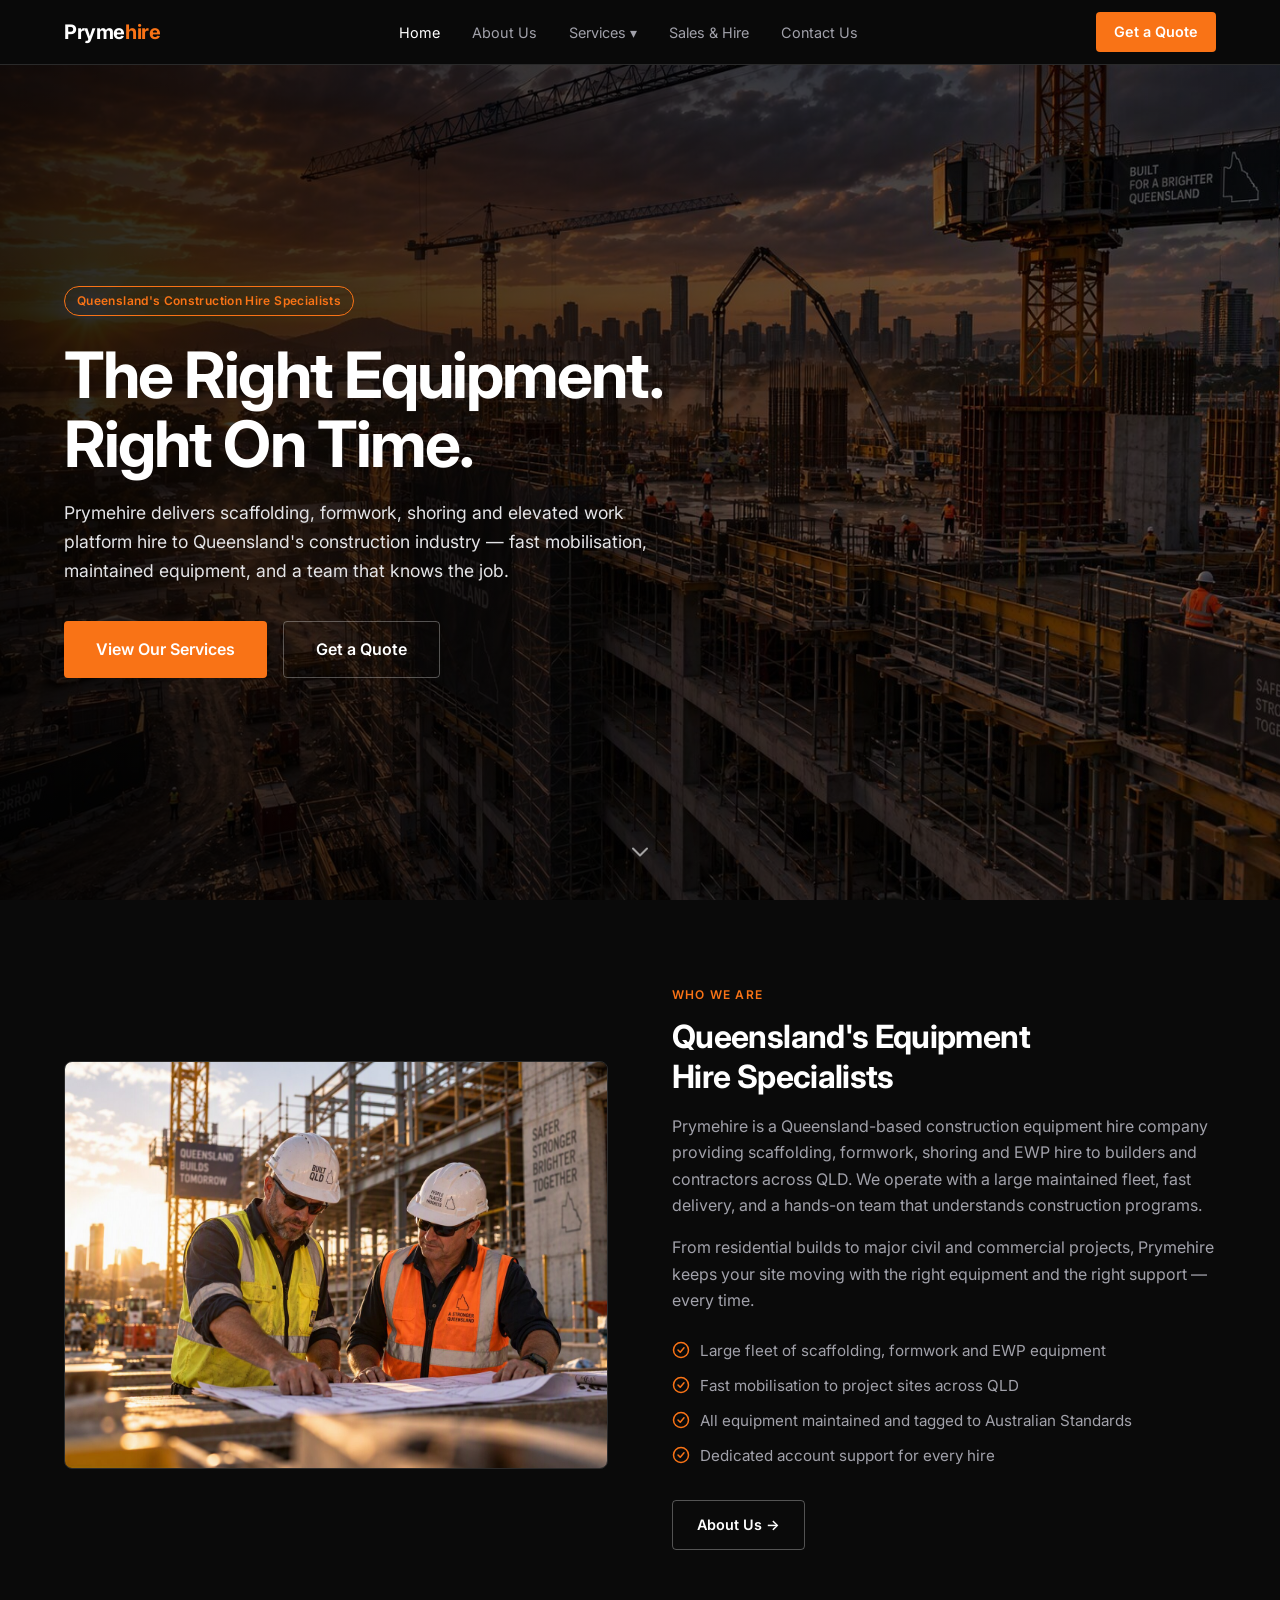
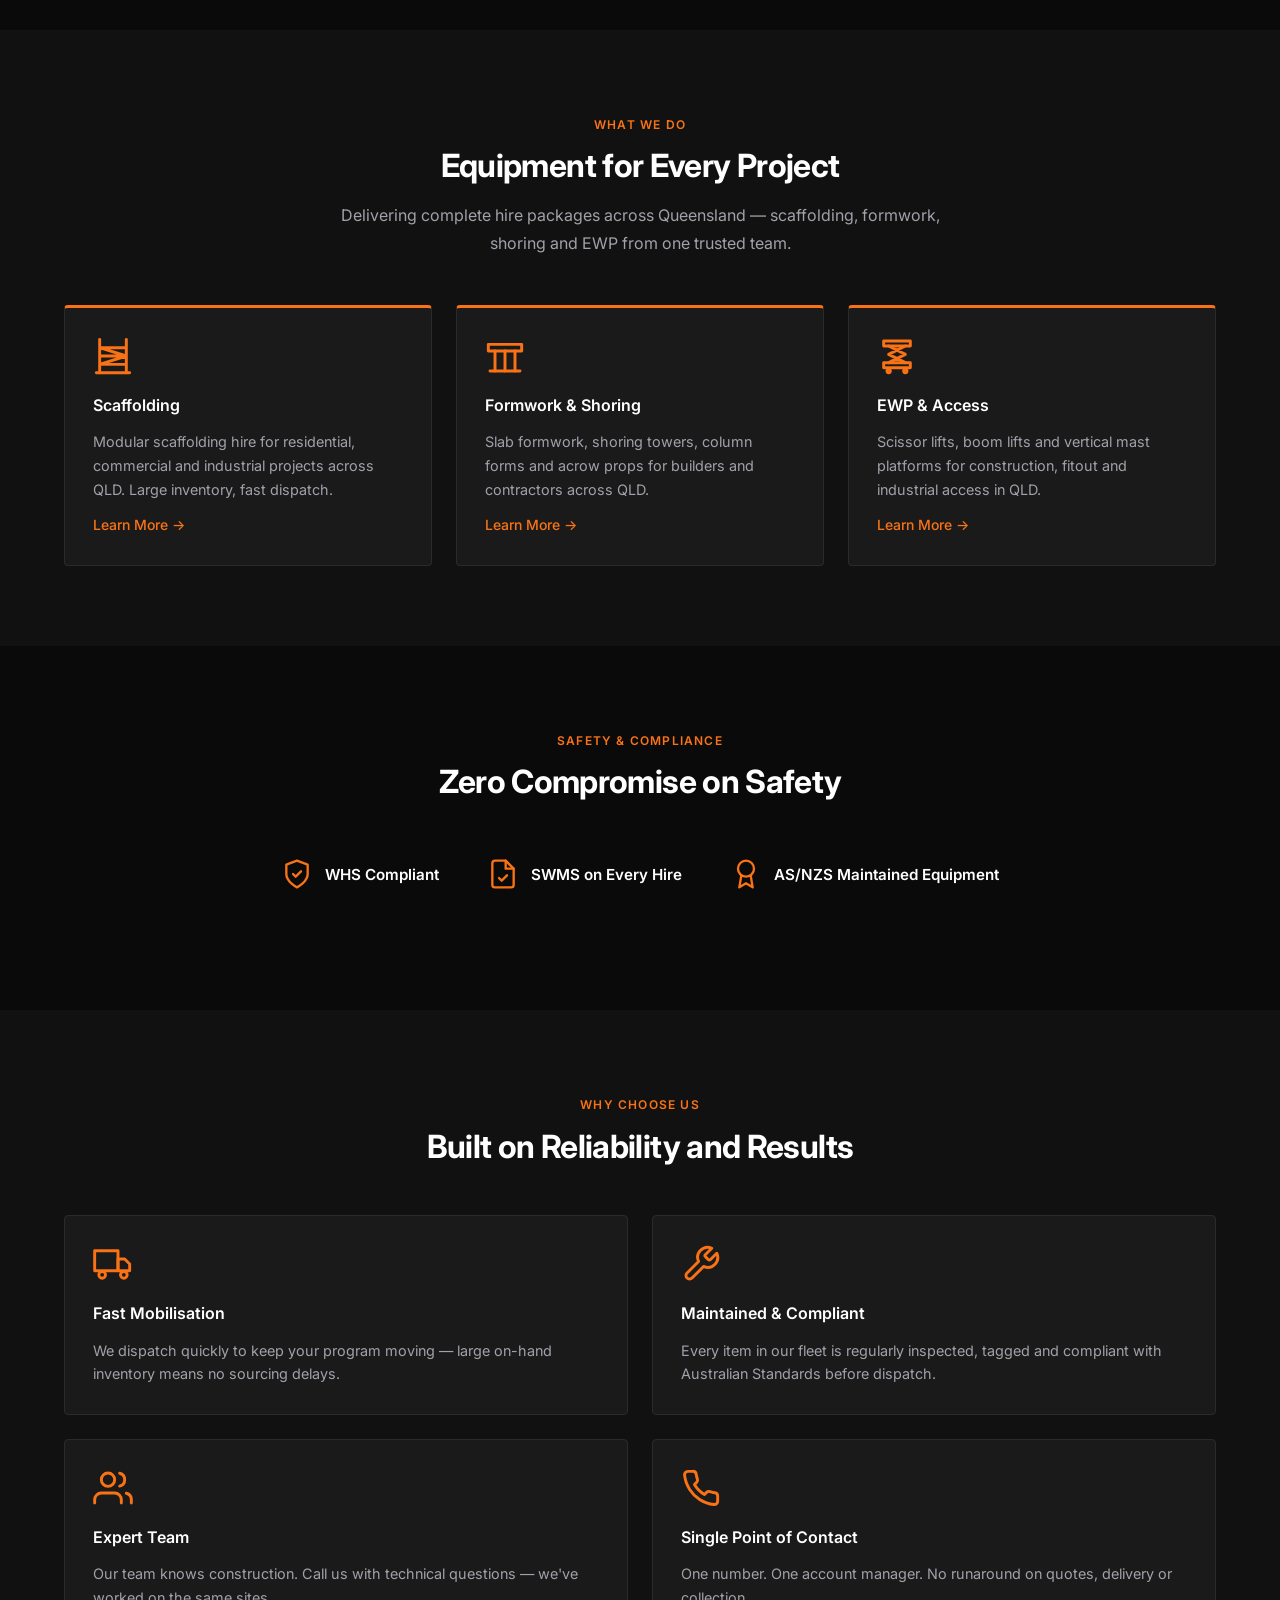
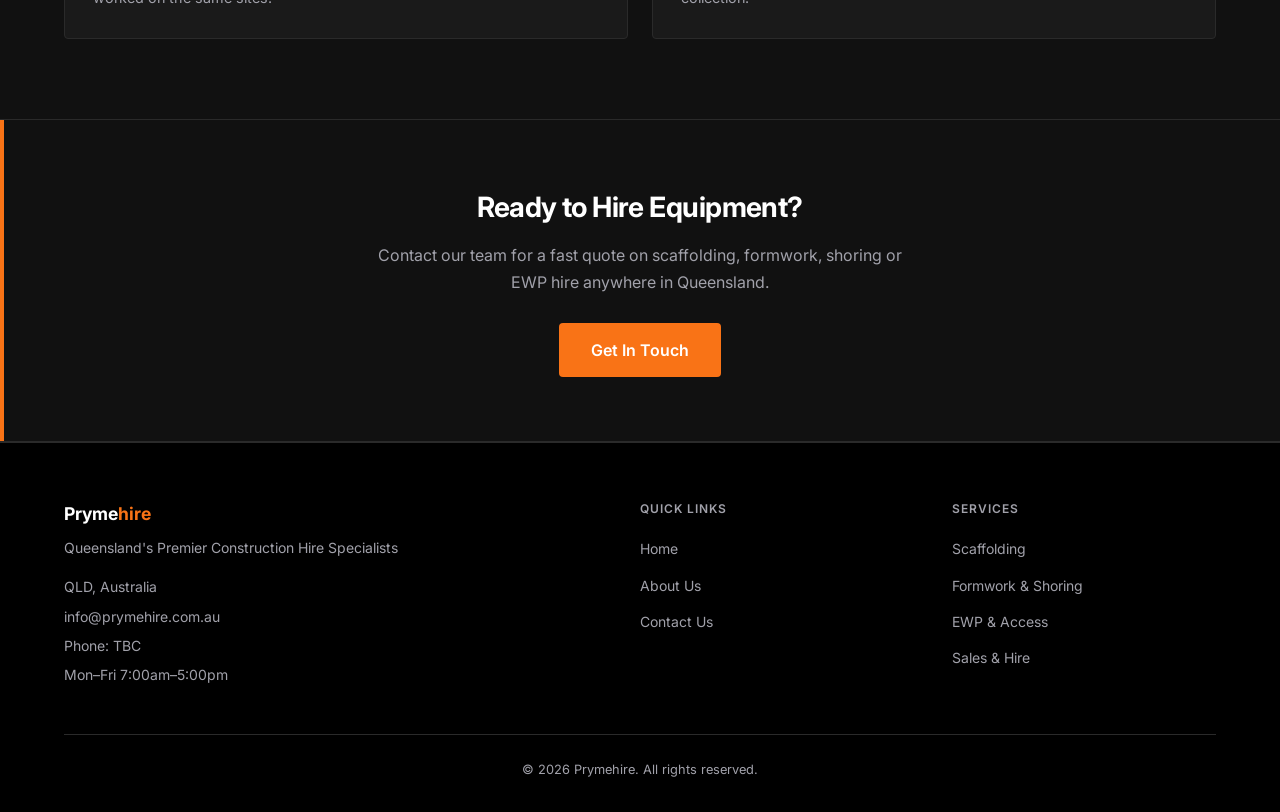
<file: index.html>
<!DOCTYPE html>
<html lang="en-AU">
<head>
  <meta charset="UTF-8">
  <meta name="viewport" content="width=device-width, initial-scale=1.0">
  <title>Prymehire — Queensland's Construction Hire Specialists</title>
  <meta name="description" content="Prymehire supplies scaffolding, formwork, shoring and elevated work platform hire to builders and contractors across Queensland.">
  <meta name="author" content="Prymehire">
  <meta property="og:title" content="Prymehire — Queensland's Construction Hire Specialists">
  <meta property="og:description" content="Prymehire supplies scaffolding, formwork, shoring and elevated work platform hire to builders and contractors across Queensland.">
  <meta property="og:type" content="website">
  <link rel="icon" href="data:image/svg+xml,%3Csvg xmlns='http://www.w3.org/2000/svg' viewBox='0 0 32 32'%3E%3Crect width='32' height='32' rx='6' fill='%23F97316'/%3E%3Ctext x='16' y='23' font-family='Arial,Helvetica,sans-serif' font-size='20' font-weight='700' fill='white' text-anchor='middle'%3EP%3C/text%3E%3C/svg%3E">
  <link rel="stylesheet" href="assets/css/style.css">
</head>
<body>
  <nav class="navbar" aria-label="Main">
    <div class="container navbar-inner">
      <a href="index.html" class="navbar-brand">Pryme<span>hire</span></a>
      <ul class="navbar-links">
        <li><a href="index.html">Home</a></li>
        <li><a href="about.html">About Us</a></li>
        <li class="navbar-dropdown">
          <a href="#" aria-haspopup="true">Services ▾</a>
          <ul class="navbar-dropdown-menu">
            <li><a href="services/scaffolding.html">Scaffolding</a></li>
            <li><a href="services/formwork.html">Formwork &amp; Shoring</a></li>
            <li><a href="services/ewp.html">EWP &amp; Access</a></li>
          </ul>
        </li>
        <li><a href="sales-hire.html">Sales &amp; Hire</a></li>
        <li><a href="contact.html">Contact Us</a></li>
      </ul>
      <a href="contact.html" class="btn btn-primary navbar-cta">Get a Quote</a>
      <button class="navbar-hamburger" aria-label="Open menu" aria-expanded="false" aria-controls="mobile-menu"><span></span><span></span><span></span></button>
    </div>
    <div class="navbar-mobile" id="mobile-menu">
      <a href="index.html">Home</a>
      <a href="about.html">About Us</a>
      <a href="services/scaffolding.html" class="navbar-mobile-sub">Scaffolding</a>
      <a href="services/formwork.html" class="navbar-mobile-sub">Formwork &amp; Shoring</a>
      <a href="services/ewp.html" class="navbar-mobile-sub">EWP &amp; Access</a>
      <a href="sales-hire.html">Sales &amp; Hire</a>
      <a href="contact.html">Contact Us</a>
      <a href="contact.html" class="btn btn-primary">Get a Quote</a>
    </div>
  </nav>

  <main>
    <section class="hero">
      <div class="hero-bg" role="img" aria-label="Construction site with scaffolding and equipment"></div>
      <div class="hero-overlay"></div>
      <div class="container hero-content">
        <span class="badge badge-outline">Queensland's Construction Hire Specialists</span>
        <h1>The Right Equipment.<br>Right On Time.</h1>
        <p>Prymehire delivers scaffolding, formwork, shoring and elevated work platform hire to Queensland's construction industry — fast mobilisation, maintained equipment, and a team that knows the job.</p>
        <div class="hero-actions">
          <a href="#services" class="btn btn-primary btn-lg">View Our Services</a>
          <a href="contact.html" class="btn btn-outline btn-lg">Get a Quote</a>
        </div>
      </div>
      <a href="#about" class="hero-scroll" aria-label="Scroll to Who We Are"><svg viewBox="0 0 24 24" fill="none" stroke="currentColor" stroke-width="1.75" stroke-linecap="round" stroke-linejoin="round" aria-hidden="true"><path d="m6 9 6 6 6-6"/></svg></a>
    </section>

    <section id="about">
      <div class="container grid-2-col">
        <img src="assets/images/about.jpg" alt="Prymehire scaffolding and formwork equipment on a Queensland job site" class="media-img" loading="lazy" onerror="this.style.opacity='0'">
        <div class="prose">
          <span class="section-label">Who We Are</span>
          <h2 class="section-heading">Queensland's Equipment Hire Specialists</h2>
          <p>Prymehire is a Queensland-based construction equipment hire company providing scaffolding, formwork, shoring and EWP hire to builders and contractors across QLD. We operate with a large maintained fleet, fast delivery, and a hands-on team that understands construction programs.</p>
          <p>From residential builds to major civil and commercial projects, Prymehire keeps your site moving with the right equipment and the right support — every time.</p>
          <ul class="checklist">
            <li>Large fleet of scaffolding, formwork and EWP equipment</li>
            <li>Fast mobilisation to project sites across QLD</li>
            <li>All equipment maintained and tagged to Australian Standards</li>
            <li>Dedicated account support for every hire</li>
          </ul>
          <a href="about.html" class="btn btn-outline">About Us →</a>
        </div>
      </div>
    </section>

    <section id="services" class="section-dark">
      <div class="container">
        <div class="section-center section-header">
          <span class="section-label">What We Do</span>
          <h2 class="section-heading">Equipment for Every Project</h2>
          <p class="section-body">Delivering complete hire packages across Queensland — scaffolding, formwork, shoring and EWP from one trusted team.</p>
        </div>
        <div class="grid-3">
          <article class="card card-accent">
            <div class="card-icon"><svg viewBox="0 0 24 24" fill="none" stroke="currentColor" stroke-width="1.75" stroke-linecap="round" stroke-linejoin="round" aria-hidden="true"><path d="M4 2v20M20 2v20M4 7h16M4 12h16M4 17h16M4 7l16 5M20 12 4 17"/><path d="M2 22h20"/></svg></div>
            <h3 class="card-title">Scaffolding</h3>
            <p class="card-body">Modular scaffolding hire for residential, commercial and industrial projects across QLD. Large inventory, fast dispatch.</p>
            <a href="services/scaffolding.html" class="card-link">Learn More →</a>
          </article>
          <article class="card card-accent">
            <div class="card-icon"><svg viewBox="0 0 24 24" fill="none" stroke="currentColor" stroke-width="1.75" stroke-linecap="round" stroke-linejoin="round" aria-hidden="true"><path d="M2 5h20v4H2z"/><path d="M6 9v12M12 9v12M18 9v12"/><path d="M3 21h18"/></svg></div>
            <h3 class="card-title">Formwork &amp; Shoring</h3>
            <p class="card-body">Slab formwork, shoring towers, column forms and acrow props for builders and contractors across QLD.</p>
            <a href="services/formwork.html" class="card-link">Learn More →</a>
          </article>
          <article class="card card-accent">
            <div class="card-icon"><svg viewBox="0 0 24 24" fill="none" stroke="currentColor" stroke-width="1.75" stroke-linecap="round" stroke-linejoin="round" aria-hidden="true"><path d="M4 3h16v3H4z"/><path d="m7 6 10 5M17 6 7 11M7 11l10 5M17 11 7 16"/><path d="M4 16h16v3H4z"/><circle cx="7" cy="21" r="1"/><circle cx="17" cy="21" r="1"/></svg></div>
            <h3 class="card-title">EWP &amp; Access</h3>
            <p class="card-body">Scissor lifts, boom lifts and vertical mast platforms for construction, fitout and industrial access in QLD.</p>
            <a href="services/ewp.html" class="card-link">Learn More →</a>
          </article>
        </div>
      </div>
    </section>

    <section>
      <div class="container section-center">
        <span class="section-label">Safety &amp; Compliance</span>
        <h2 class="section-heading">Zero Compromise on Safety</h2>
        <div class="stat-row">
          <div class="stat-item"><span class="stat-icon"><svg viewBox="0 0 24 24" fill="none" stroke="currentColor" stroke-width="1.75" stroke-linecap="round" stroke-linejoin="round" aria-hidden="true"><path d="M12 22s8-4 8-10V5l-8-3-8 3v7c0 6 8 10 8 10z"/><path d="m9 12 2 2 4-4"/></svg></span><span class="stat-label">WHS Compliant</span></div>
          <div class="stat-item"><span class="stat-icon"><svg viewBox="0 0 24 24" fill="none" stroke="currentColor" stroke-width="1.75" stroke-linecap="round" stroke-linejoin="round" aria-hidden="true"><path d="M14 2H6a2 2 0 0 0-2 2v16a2 2 0 0 0 2 2h12a2 2 0 0 0 2-2V8z"/><path d="M14 2v6h6"/><path d="m9 15 2 2 4-4"/></svg></span><span class="stat-label">SWMS on Every Hire</span></div>
          <div class="stat-item"><span class="stat-icon"><svg viewBox="0 0 24 24" fill="none" stroke="currentColor" stroke-width="1.75" stroke-linecap="round" stroke-linejoin="round" aria-hidden="true"><circle cx="12" cy="8" r="6"/><path d="M15.48 12.89 17 22l-5-3-5 3 1.52-9.11"/></svg></span><span class="stat-label">AS/NZS Maintained Equipment</span></div>
        </div>
      </div>
    </section>

    <section class="section-dark">
      <div class="container">
        <div class="section-center section-header">
          <span class="section-label">Why Choose Us</span>
          <h2 class="section-heading">Built on Reliability and Results</h2>
        </div>
        <div class="grid-4">
          <article class="card">
            <div class="card-icon"><svg viewBox="0 0 24 24" fill="none" stroke="currentColor" stroke-width="1.75" stroke-linecap="round" stroke-linejoin="round" aria-hidden="true"><path d="M1 4h14v12H1z"/><path d="M15 9h4l3 3v4h-7z"/><circle cx="5.5" cy="18.5" r="2"/><circle cx="18.5" cy="18.5" r="2"/></svg></div>
            <h3 class="card-title">Fast Mobilisation</h3>
            <p class="card-body">We dispatch quickly to keep your program moving — large on-hand inventory means no sourcing delays.</p>
          </article>
          <article class="card">
            <div class="card-icon"><svg viewBox="0 0 24 24" fill="none" stroke="currentColor" stroke-width="1.75" stroke-linecap="round" stroke-linejoin="round" aria-hidden="true"><path d="M14.7 6.3a1 1 0 0 0 0 1.4l1.6 1.6a1 1 0 0 0 1.4 0l3.77-3.77a6 6 0 0 1-7.94 7.94l-6.91 6.91a2.12 2.12 0 0 1-3-3l6.91-6.91a6 6 0 0 1 7.94-7.94l-3.76 3.76z"/></svg></div>
            <h3 class="card-title">Maintained &amp; Compliant</h3>
            <p class="card-body">Every item in our fleet is regularly inspected, tagged and compliant with Australian Standards before dispatch.</p>
          </article>
          <article class="card">
            <div class="card-icon"><svg viewBox="0 0 24 24" fill="none" stroke="currentColor" stroke-width="1.75" stroke-linecap="round" stroke-linejoin="round" aria-hidden="true"><path d="M17 21v-2a4 4 0 0 0-4-4H5a4 4 0 0 0-4 4v2"/><circle cx="9" cy="7" r="4"/><path d="M23 21v-2a4 4 0 0 0-3-3.87"/><path d="M16 3.13a4 4 0 0 1 0 7.75"/></svg></div>
            <h3 class="card-title">Expert Team</h3>
            <p class="card-body">Our team knows construction. Call us with technical questions — we've worked on the same sites.</p>
          </article>
          <article class="card">
            <div class="card-icon"><svg viewBox="0 0 24 24" fill="none" stroke="currentColor" stroke-width="1.75" stroke-linecap="round" stroke-linejoin="round" aria-hidden="true"><path d="M22 16.92v3a2 2 0 0 1-2.18 2 19.79 19.79 0 0 1-8.63-3.07 19.5 19.5 0 0 1-6-6 19.79 19.79 0 0 1-3.07-8.67A2 2 0 0 1 4.11 2h3a2 2 0 0 1 2 1.72c.13.96.36 1.9.7 2.81a2 2 0 0 1-.45 2.11L8.09 9.91a16 16 0 0 0 6 6l1.27-1.27a2 2 0 0 1 2.11-.45c.91.34 1.85.57 2.81.7A2 2 0 0 1 22 16.92z"/></svg></div>
            <h3 class="card-title">Single Point of Contact</h3>
            <p class="card-body">One number. One account manager. No runaround on quotes, delivery or collection.</p>
          </article>
        </div>
      </div>
    </section>

    <section class="cta-banner">
      <div class="container">
        <h2>Ready to Hire Equipment?</h2>
        <p>Contact our team for a fast quote on scaffolding, formwork, shoring or EWP hire anywhere in Queensland.</p>
        <a href="contact.html" class="btn btn-primary btn-lg">Get In Touch</a>
      </div>
    </section>
  </main>

  <footer class="footer">
    <div class="container">
      <div class="footer-grid">
        <div>
          <p class="footer-brand">Pryme<span>hire</span></p>
          <p class="footer-tagline">Queensland's Premier Construction Hire Specialists</p>
          <div class="footer-contact">
            <span>QLD, Australia</span>
            <span>info@prymehire.com.au</span>
            <span>Phone: TBC</span>
            <span>Mon–Fri 7:00am–5:00pm</span>
          </div>
        </div>
        <div>
          <p class="footer-heading">Quick Links</p>
          <ul class="footer-links">
            <li><a href="index.html">Home</a></li>
            <li><a href="about.html">About Us</a></li>
            <li><a href="contact.html">Contact Us</a></li>
          </ul>
        </div>
        <div>
          <p class="footer-heading">Services</p>
          <ul class="footer-links">
            <li><a href="services/scaffolding.html">Scaffolding</a></li>
            <li><a href="services/formwork.html">Formwork &amp; Shoring</a></li>
            <li><a href="services/ewp.html">EWP &amp; Access</a></li>
            <li><a href="sales-hire.html">Sales &amp; Hire</a></li>
          </ul>
        </div>
      </div>
      <div class="footer-bottom">© <span class="footer-year">2026</span> Prymehire. All rights reserved.</div>
    </div>
  </footer>

  <script src="assets/js/main.js"></script>
</body>
</html>
</file>
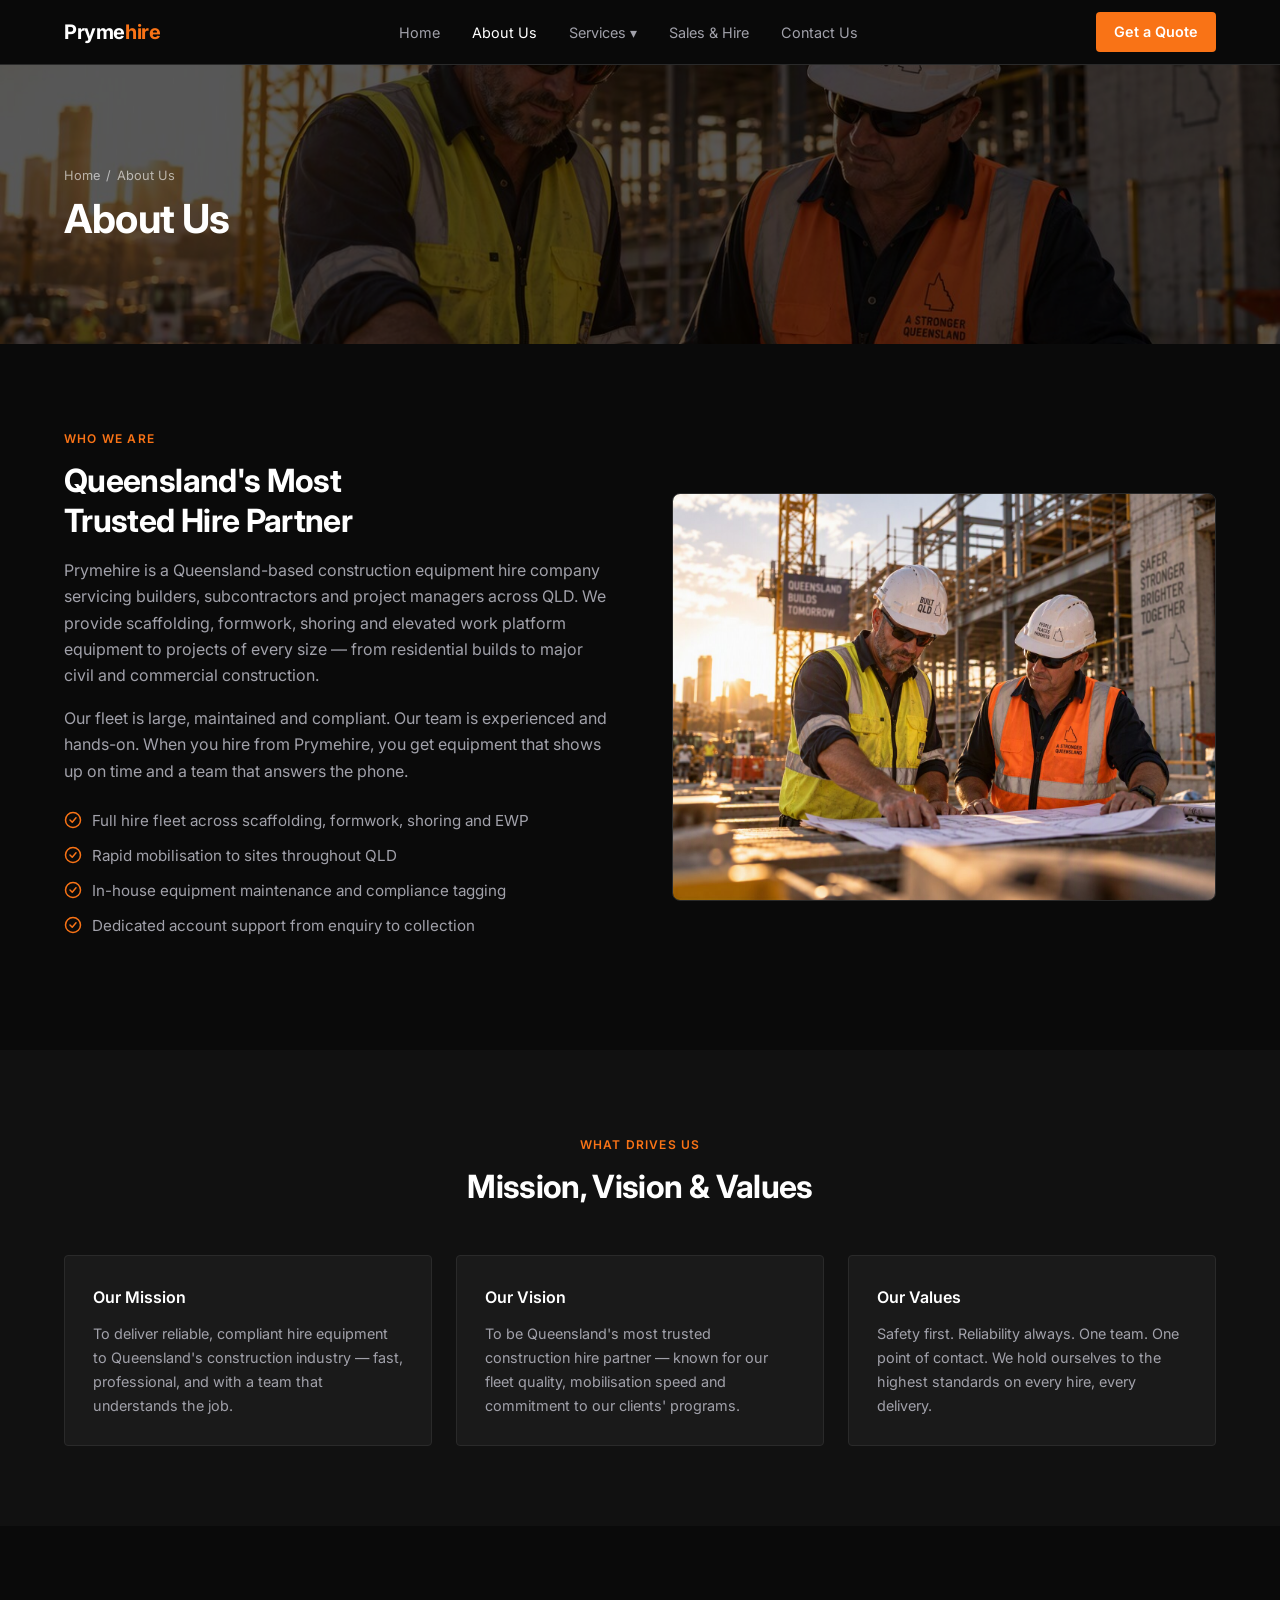
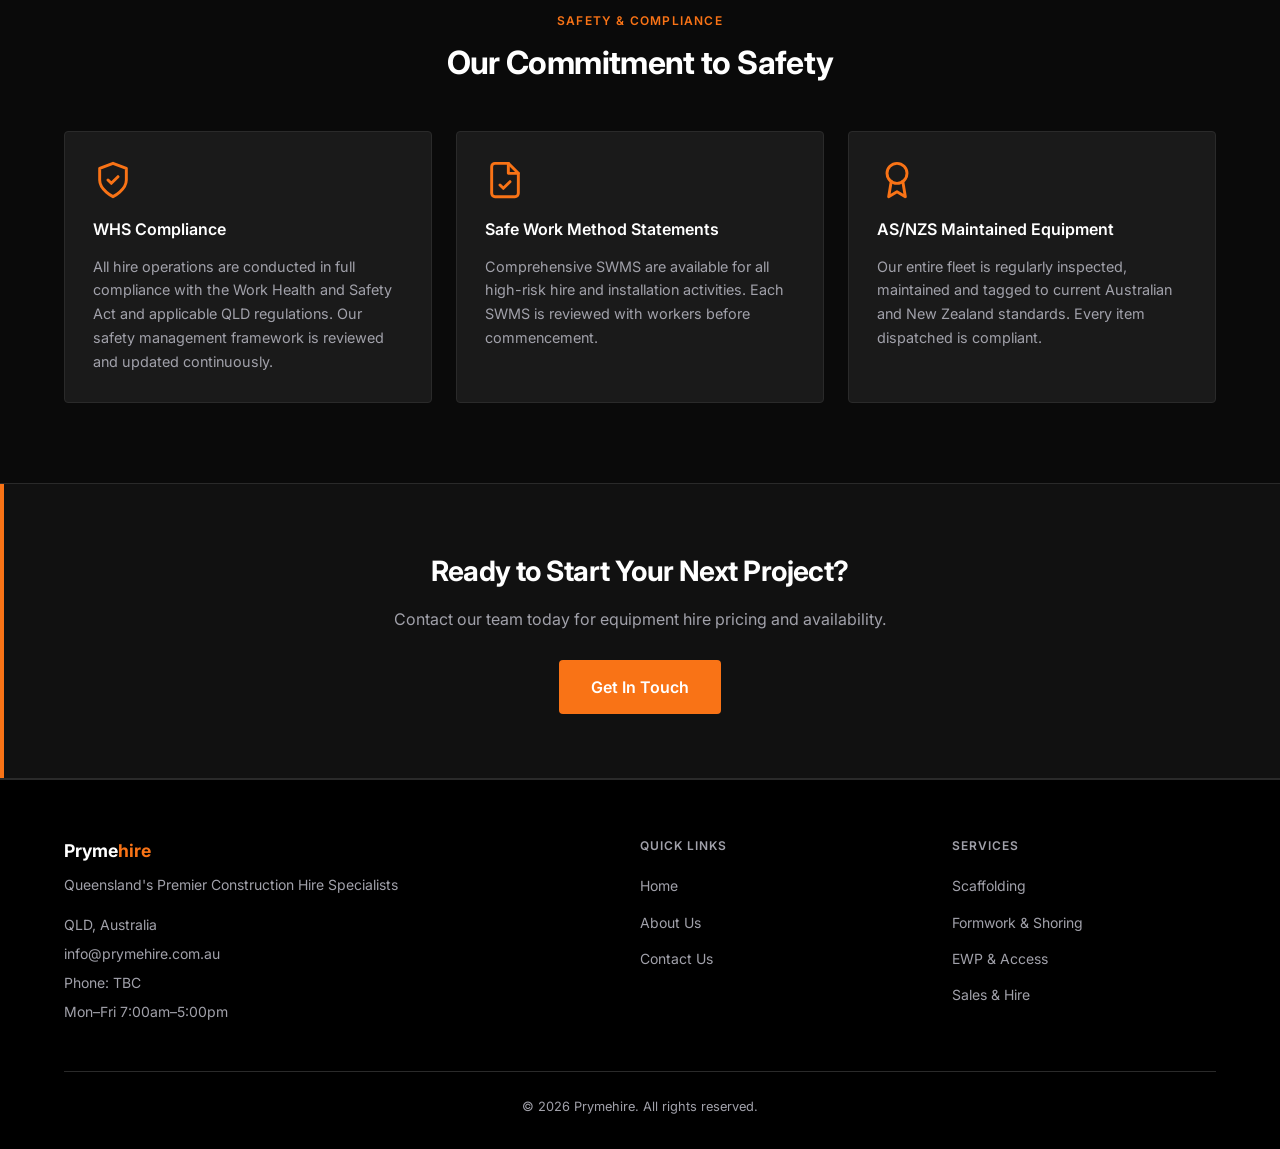
<file: about.html>
<!DOCTYPE html>
<html lang="en-AU">
<head>
  <meta charset="UTF-8">
  <meta name="viewport" content="width=device-width, initial-scale=1.0">
  <title>About Us | Prymehire</title>
  <meta name="description" content="Learn about Prymehire, a Queensland construction equipment hire company supplying compliant scaffolding, formwork, shoring and EWP to projects of every size.">
  <meta name="author" content="Prymehire">
  <meta property="og:title" content="About Us | Prymehire">
  <meta property="og:description" content="Learn about Prymehire, a Queensland construction equipment hire company supplying compliant scaffolding, formwork, shoring and EWP to projects of every size.">
  <meta property="og:type" content="website">
  <link rel="icon" href="data:image/svg+xml,%3Csvg xmlns='http://www.w3.org/2000/svg' viewBox='0 0 32 32'%3E%3Crect width='32' height='32' rx='6' fill='%23F97316'/%3E%3Ctext x='16' y='23' font-family='Arial,Helvetica,sans-serif' font-size='20' font-weight='700' fill='white' text-anchor='middle'%3EP%3C/text%3E%3C/svg%3E">
  <link rel="stylesheet" href="assets/css/style.css">
</head>
<body>
  <nav class="navbar" aria-label="Main">
    <div class="container navbar-inner">
      <a href="index.html" class="navbar-brand">Pryme<span>hire</span></a>
      <ul class="navbar-links">
        <li><a href="index.html">Home</a></li>
        <li><a href="about.html">About Us</a></li>
        <li class="navbar-dropdown">
          <a href="#" aria-haspopup="true">Services ▾</a>
          <ul class="navbar-dropdown-menu">
            <li><a href="services/scaffolding.html">Scaffolding</a></li>
            <li><a href="services/formwork.html">Formwork &amp; Shoring</a></li>
            <li><a href="services/ewp.html">EWP &amp; Access</a></li>
          </ul>
        </li>
        <li><a href="sales-hire.html">Sales &amp; Hire</a></li>
        <li><a href="contact.html">Contact Us</a></li>
      </ul>
      <a href="contact.html" class="btn btn-primary navbar-cta">Get a Quote</a>
      <button class="navbar-hamburger" aria-label="Open menu" aria-expanded="false" aria-controls="mobile-menu"><span></span><span></span><span></span></button>
    </div>
    <div class="navbar-mobile" id="mobile-menu">
      <a href="index.html">Home</a>
      <a href="about.html">About Us</a>
      <a href="services/scaffolding.html" class="navbar-mobile-sub">Scaffolding</a>
      <a href="services/formwork.html" class="navbar-mobile-sub">Formwork &amp; Shoring</a>
      <a href="services/ewp.html" class="navbar-mobile-sub">EWP &amp; Access</a>
      <a href="sales-hire.html">Sales &amp; Hire</a>
      <a href="contact.html">Contact Us</a>
      <a href="contact.html" class="btn btn-primary">Get a Quote</a>
    </div>
  </nav>

  <main>
    <section class="page-hero">
      <img src="assets/images/about.jpg" alt="" class="page-hero-bg" onerror="this.style.opacity='0'">
      <div class="page-hero-overlay"></div>
      <div class="container page-hero-content">
        <nav class="breadcrumb" aria-label="Breadcrumb"><a href="index.html">Home</a><span class="sep">/</span>About Us</nav>
        <h1>About Us</h1>
      </div>
    </section>

    <section>
      <div class="container grid-2-col">
        <div class="prose">
          <span class="section-label">Who We Are</span>
          <h2 class="section-heading">Queensland's Most Trusted Hire Partner</h2>
          <p>Prymehire is a Queensland-based construction equipment hire company servicing builders, subcontractors and project managers across QLD. We provide scaffolding, formwork, shoring and elevated work platform equipment to projects of every size — from residential builds to major civil and commercial construction.</p>
          <p>Our fleet is large, maintained and compliant. Our team is experienced and hands-on. When you hire from Prymehire, you get equipment that shows up on time and a team that answers the phone.</p>
          <ul class="checklist">
            <li>Full hire fleet across scaffolding, formwork, shoring and EWP</li>
            <li>Rapid mobilisation to sites throughout QLD</li>
            <li>In-house equipment maintenance and compliance tagging</li>
            <li>Dedicated account support from enquiry to collection</li>
          </ul>
        </div>
        <img src="assets/images/about.jpg" alt="Prymehire team and equipment on a Queensland construction site" class="media-img" loading="lazy" onerror="this.style.opacity='0'">
      </div>
    </section>

    <section class="section-dark">
      <div class="container">
        <div class="section-center section-header">
          <span class="section-label">What Drives Us</span>
          <h2 class="section-heading">Mission, Vision &amp; Values</h2>
        </div>
        <div class="grid-3">
          <article class="card">
            <h3 class="card-title">Our Mission</h3>
            <p class="card-body">To deliver reliable, compliant hire equipment to Queensland's construction industry — fast, professional, and with a team that understands the job.</p>
          </article>
          <article class="card">
            <h3 class="card-title">Our Vision</h3>
            <p class="card-body">To be Queensland's most trusted construction hire partner — known for our fleet quality, mobilisation speed and commitment to our clients' programs.</p>
          </article>
          <article class="card">
            <h3 class="card-title">Our Values</h3>
            <p class="card-body">Safety first. Reliability always. One team. One point of contact. We hold ourselves to the highest standards on every hire, every delivery.</p>
          </article>
        </div>
      </div>
    </section>

    <section>
      <div class="container">
        <div class="section-center section-header">
          <span class="section-label">Safety &amp; Compliance</span>
          <h2 class="section-heading">Our Commitment to Safety</h2>
        </div>
        <div class="grid-3">
          <article class="card">
            <div class="card-icon"><svg viewBox="0 0 24 24" fill="none" stroke="currentColor" stroke-width="1.75" stroke-linecap="round" stroke-linejoin="round" aria-hidden="true"><path d="M12 22s8-4 8-10V5l-8-3-8 3v7c0 6 8 10 8 10z"/><path d="m9 12 2 2 4-4"/></svg></div>
            <h3 class="card-title">WHS Compliance</h3>
            <p class="card-body">All hire operations are conducted in full compliance with the Work Health and Safety Act and applicable QLD regulations. Our safety management framework is reviewed and updated continuously.</p>
          </article>
          <article class="card">
            <div class="card-icon"><svg viewBox="0 0 24 24" fill="none" stroke="currentColor" stroke-width="1.75" stroke-linecap="round" stroke-linejoin="round" aria-hidden="true"><path d="M14 2H6a2 2 0 0 0-2 2v16a2 2 0 0 0 2 2h12a2 2 0 0 0 2-2V8z"/><path d="M14 2v6h6"/><path d="m9 15 2 2 4-4"/></svg></div>
            <h3 class="card-title">Safe Work Method Statements</h3>
            <p class="card-body">Comprehensive SWMS are available for all high-risk hire and installation activities. Each SWMS is reviewed with workers before commencement.</p>
          </article>
          <article class="card">
            <div class="card-icon"><svg viewBox="0 0 24 24" fill="none" stroke="currentColor" stroke-width="1.75" stroke-linecap="round" stroke-linejoin="round" aria-hidden="true"><circle cx="12" cy="8" r="6"/><path d="M15.48 12.89 17 22l-5-3-5 3 1.52-9.11"/></svg></div>
            <h3 class="card-title">AS/NZS Maintained Equipment</h3>
            <p class="card-body">Our entire fleet is regularly inspected, maintained and tagged to current Australian and New Zealand standards. Every item dispatched is compliant.</p>
          </article>
        </div>
      </div>
    </section>

    <section class="cta-banner">
      <div class="container">
        <h2>Ready to Start Your Next Project?</h2>
        <p>Contact our team today for equipment hire pricing and availability.</p>
        <a href="contact.html" class="btn btn-primary btn-lg">Get In Touch</a>
      </div>
    </section>
  </main>

  <footer class="footer">
    <div class="container">
      <div class="footer-grid">
        <div>
          <p class="footer-brand">Pryme<span>hire</span></p>
          <p class="footer-tagline">Queensland's Premier Construction Hire Specialists</p>
          <div class="footer-contact">
            <span>QLD, Australia</span>
            <span>info@prymehire.com.au</span>
            <span>Phone: TBC</span>
            <span>Mon–Fri 7:00am–5:00pm</span>
          </div>
        </div>
        <div>
          <p class="footer-heading">Quick Links</p>
          <ul class="footer-links">
            <li><a href="index.html">Home</a></li>
            <li><a href="about.html">About Us</a></li>
            <li><a href="contact.html">Contact Us</a></li>
          </ul>
        </div>
        <div>
          <p class="footer-heading">Services</p>
          <ul class="footer-links">
            <li><a href="services/scaffolding.html">Scaffolding</a></li>
            <li><a href="services/formwork.html">Formwork &amp; Shoring</a></li>
            <li><a href="services/ewp.html">EWP &amp; Access</a></li>
            <li><a href="sales-hire.html">Sales &amp; Hire</a></li>
          </ul>
        </div>
      </div>
      <div class="footer-bottom">© <span class="footer-year">2026</span> Prymehire. All rights reserved.</div>
    </div>
  </footer>

  <script src="assets/js/main.js"></script>
</body>
</html>
</file>
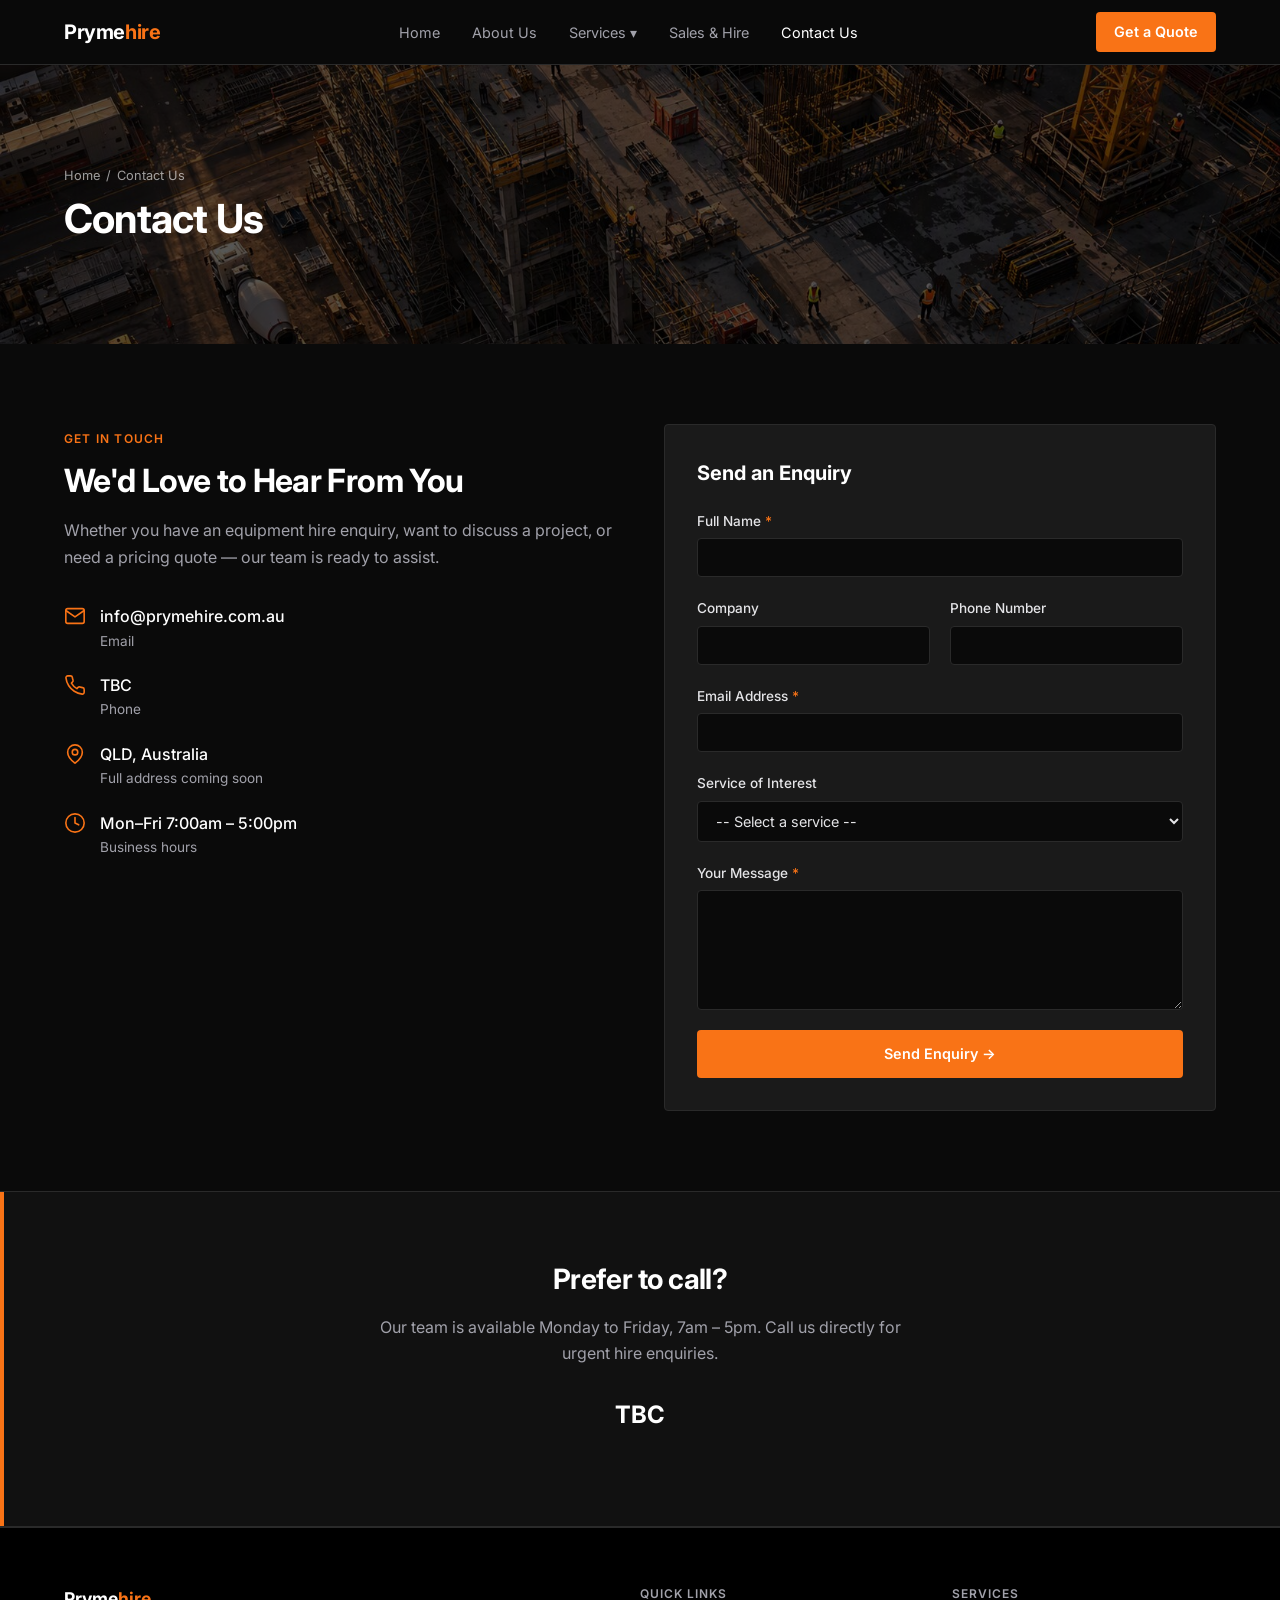
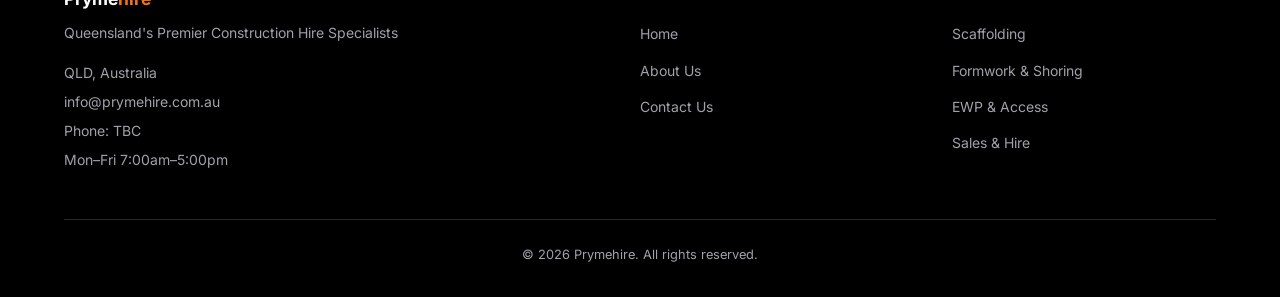
<file: contact.html>
<!DOCTYPE html>
<html lang="en-AU">
<head>
  <meta charset="UTF-8">
  <meta name="viewport" content="width=device-width, initial-scale=1.0">
  <title>Contact Us | Prymehire</title>
  <meta name="description" content="Contact Prymehire for scaffolding, formwork, shoring and EWP hire quotes anywhere in Queensland. Open Monday to Friday, 7am to 5pm.">
  <meta name="author" content="Prymehire">
  <meta property="og:title" content="Contact Us | Prymehire">
  <meta property="og:description" content="Contact Prymehire for scaffolding, formwork, shoring and EWP hire quotes anywhere in Queensland. Open Monday to Friday, 7am to 5pm.">
  <meta property="og:type" content="website">
  <link rel="icon" href="data:image/svg+xml,%3Csvg xmlns='http://www.w3.org/2000/svg' viewBox='0 0 32 32'%3E%3Crect width='32' height='32' rx='6' fill='%23F97316'/%3E%3Ctext x='16' y='23' font-family='Arial,Helvetica,sans-serif' font-size='20' font-weight='700' fill='white' text-anchor='middle'%3EP%3C/text%3E%3C/svg%3E">
  <link rel="stylesheet" href="assets/css/style.css">
</head>
<body>
  <nav class="navbar" aria-label="Main">
    <div class="container navbar-inner">
      <a href="index.html" class="navbar-brand">Pryme<span>hire</span></a>
      <ul class="navbar-links">
        <li><a href="index.html">Home</a></li>
        <li><a href="about.html">About Us</a></li>
        <li class="navbar-dropdown">
          <a href="#" aria-haspopup="true">Services ▾</a>
          <ul class="navbar-dropdown-menu">
            <li><a href="services/scaffolding.html">Scaffolding</a></li>
            <li><a href="services/formwork.html">Formwork &amp; Shoring</a></li>
            <li><a href="services/ewp.html">EWP &amp; Access</a></li>
          </ul>
        </li>
        <li><a href="sales-hire.html">Sales &amp; Hire</a></li>
        <li><a href="contact.html">Contact Us</a></li>
      </ul>
      <a href="contact.html" class="btn btn-primary navbar-cta">Get a Quote</a>
      <button class="navbar-hamburger" aria-label="Open menu" aria-expanded="false" aria-controls="mobile-menu"><span></span><span></span><span></span></button>
    </div>
    <div class="navbar-mobile" id="mobile-menu">
      <a href="index.html">Home</a>
      <a href="about.html">About Us</a>
      <a href="services/scaffolding.html" class="navbar-mobile-sub">Scaffolding</a>
      <a href="services/formwork.html" class="navbar-mobile-sub">Formwork &amp; Shoring</a>
      <a href="services/ewp.html" class="navbar-mobile-sub">EWP &amp; Access</a>
      <a href="sales-hire.html">Sales &amp; Hire</a>
      <a href="contact.html">Contact Us</a>
      <a href="contact.html" class="btn btn-primary">Get a Quote</a>
    </div>
  </nav>

  <main>
    <section class="page-hero">
      <img src="assets/images/contact.jpg" alt="" class="page-hero-bg" onerror="this.style.opacity='0'">
      <div class="page-hero-overlay"></div>
      <div class="container page-hero-content">
        <nav class="breadcrumb" aria-label="Breadcrumb"><a href="index.html">Home</a><span class="sep">/</span>Contact Us</nav>
        <h1>Contact Us</h1>
      </div>
    </section>

    <section>
      <div class="container grid-2">
        <div>
          <span class="section-label">Get In Touch</span>
          <h2 class="section-heading">We'd Love to Hear From You</h2>
          <p class="section-body">Whether you have an equipment hire enquiry, want to discuss a project, or need a pricing quote — our team is ready to assist.</p>
          <ul class="contact-details">
            <li class="contact-row"><svg viewBox="0 0 24 24" fill="none" stroke="currentColor" stroke-width="1.75" stroke-linecap="round" stroke-linejoin="round" aria-hidden="true"><rect x="2" y="4" width="20" height="16" rx="2"/><path d="m22 6-10 7L2 6"/></svg><div><strong>info@prymehire.com.au</strong><small>Email</small></div></li>
            <li class="contact-row"><svg viewBox="0 0 24 24" fill="none" stroke="currentColor" stroke-width="1.75" stroke-linecap="round" stroke-linejoin="round" aria-hidden="true"><path d="M22 16.92v3a2 2 0 0 1-2.18 2 19.79 19.79 0 0 1-8.63-3.07 19.5 19.5 0 0 1-6-6 19.79 19.79 0 0 1-3.07-8.67A2 2 0 0 1 4.11 2h3a2 2 0 0 1 2 1.72c.13.96.36 1.9.7 2.81a2 2 0 0 1-.45 2.11L8.09 9.91a16 16 0 0 0 6 6l1.27-1.27a2 2 0 0 1 2.11-.45c.91.34 1.85.57 2.81.7A2 2 0 0 1 22 16.92z"/></svg><div><strong>TBC</strong><small>Phone</small></div></li>
            <li class="contact-row"><svg viewBox="0 0 24 24" fill="none" stroke="currentColor" stroke-width="1.75" stroke-linecap="round" stroke-linejoin="round" aria-hidden="true"><path d="M20 10c0 6-8 12-8 12s-8-6-8-12a8 8 0 0 1 16 0z"/><circle cx="12" cy="10" r="3"/></svg><div><strong>QLD, Australia</strong><small>Full address coming soon</small></div></li>
            <li class="contact-row"><svg viewBox="0 0 24 24" fill="none" stroke="currentColor" stroke-width="1.75" stroke-linecap="round" stroke-linejoin="round" aria-hidden="true"><circle cx="12" cy="12" r="10"/><path d="M12 6v6l4 2"/></svg><div><strong>Mon–Fri 7:00am – 5:00pm</strong><small>Business hours</small></div></li>
          </ul>
        </div>

        <div class="contact-form-col">
          <div class="form-card">
            <h3>Send an Enquiry</h3>
            <form id="contact-form" class="form" novalidate>
              <div class="form-group">
                <label for="name">Full Name <span class="req">*</span></label>
                <input type="text" id="name" name="name" autocomplete="name" required aria-describedby="name-error">
                <span class="form-error" id="name-error">This field is required.</span>
              </div>
              <div class="form-row">
                <div class="form-group">
                  <label for="company">Company</label>
                  <input type="text" id="company" name="company" autocomplete="organization">
                </div>
                <div class="form-group">
                  <label for="phone">Phone Number</label>
                  <input type="tel" id="phone" name="phone" autocomplete="tel">
                </div>
              </div>
              <div class="form-group">
                <label for="email">Email Address <span class="req">*</span></label>
                <input type="email" id="email" name="email" autocomplete="email" required aria-describedby="email-error">
                <span class="form-error" id="email-error">This field is required.</span>
              </div>
              <div class="form-group">
                <label for="service">Service of Interest</label>
                <select id="service" name="service">
                  <option value="">-- Select a service --</option>
                  <option>Scaffolding</option>
                  <option>Formwork &amp; Shoring</option>
                  <option>EWP &amp; Access</option>
                  <option>Sales &amp; Hire</option>
                  <option>Other</option>
                </select>
              </div>
              <div class="form-group">
                <label for="message">Your Message <span class="req">*</span></label>
                <textarea id="message" name="message" rows="5" required aria-describedby="message-error"></textarea>
                <span class="form-error" id="message-error">This field is required.</span>
              </div>
              <button type="submit" class="btn btn-primary btn-block">Send Enquiry →</button>
            </form>
            <div class="form-success" id="form-success" role="status" tabindex="-1">Thank you — your enquiry has been received. A member of our team will be in touch within one business day.</div>
          </div>
        </div>
      </div>
    </section>

    <section class="cta-banner">
      <div class="container">
        <h2>Prefer to call?</h2>
        <p>Our team is available Monday to Friday, 7am – 5pm. Call us directly for urgent hire enquiries.</p>
        <p class="cta-phone">TBC</p>
      </div>
    </section>
  </main>

  <footer class="footer">
    <div class="container">
      <div class="footer-grid">
        <div>
          <p class="footer-brand">Pryme<span>hire</span></p>
          <p class="footer-tagline">Queensland's Premier Construction Hire Specialists</p>
          <div class="footer-contact">
            <span>QLD, Australia</span>
            <span>info@prymehire.com.au</span>
            <span>Phone: TBC</span>
            <span>Mon–Fri 7:00am–5:00pm</span>
          </div>
        </div>
        <div>
          <p class="footer-heading">Quick Links</p>
          <ul class="footer-links">
            <li><a href="index.html">Home</a></li>
            <li><a href="about.html">About Us</a></li>
            <li><a href="contact.html">Contact Us</a></li>
          </ul>
        </div>
        <div>
          <p class="footer-heading">Services</p>
          <ul class="footer-links">
            <li><a href="services/scaffolding.html">Scaffolding</a></li>
            <li><a href="services/formwork.html">Formwork &amp; Shoring</a></li>
            <li><a href="services/ewp.html">EWP &amp; Access</a></li>
            <li><a href="sales-hire.html">Sales &amp; Hire</a></li>
          </ul>
        </div>
      </div>
      <div class="footer-bottom">© <span class="footer-year">2026</span> Prymehire. All rights reserved.</div>
    </div>
  </footer>

  <script src="assets/js/main.js"></script>
</body>
</html>
</file>
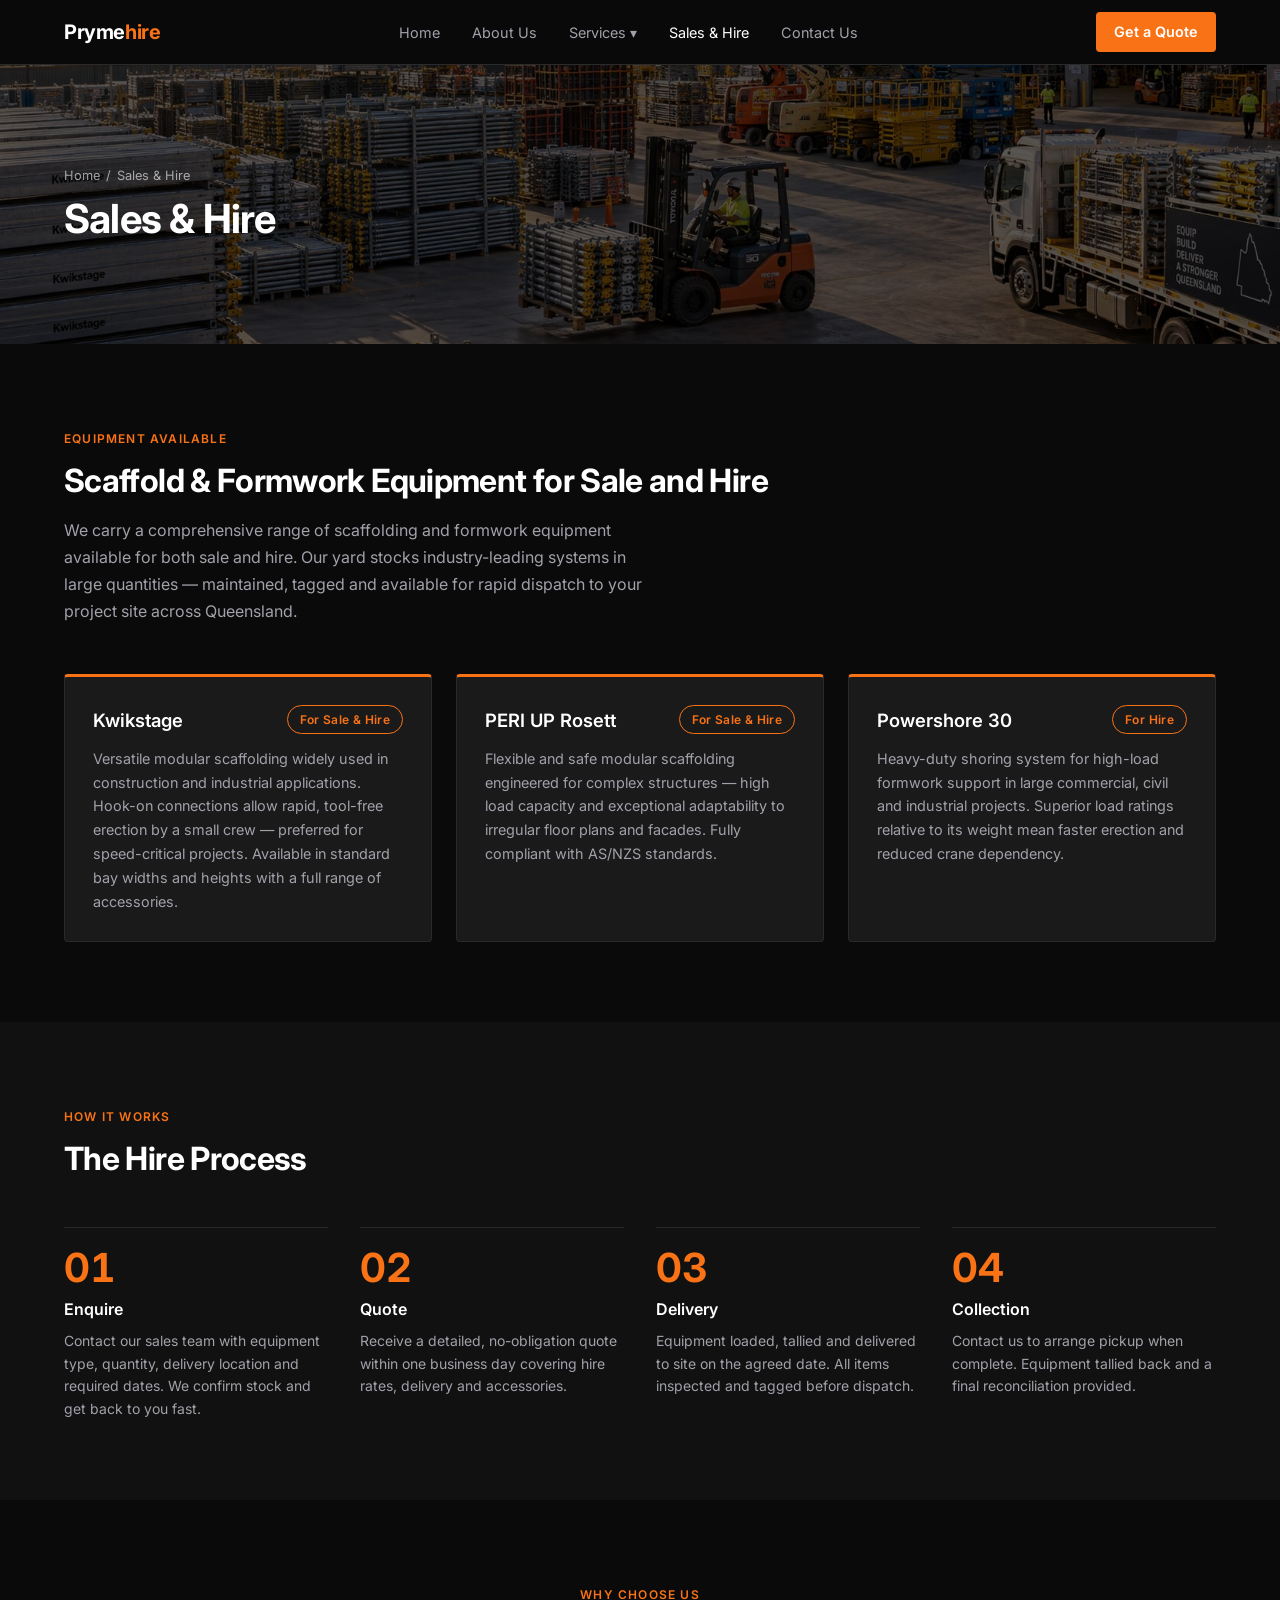
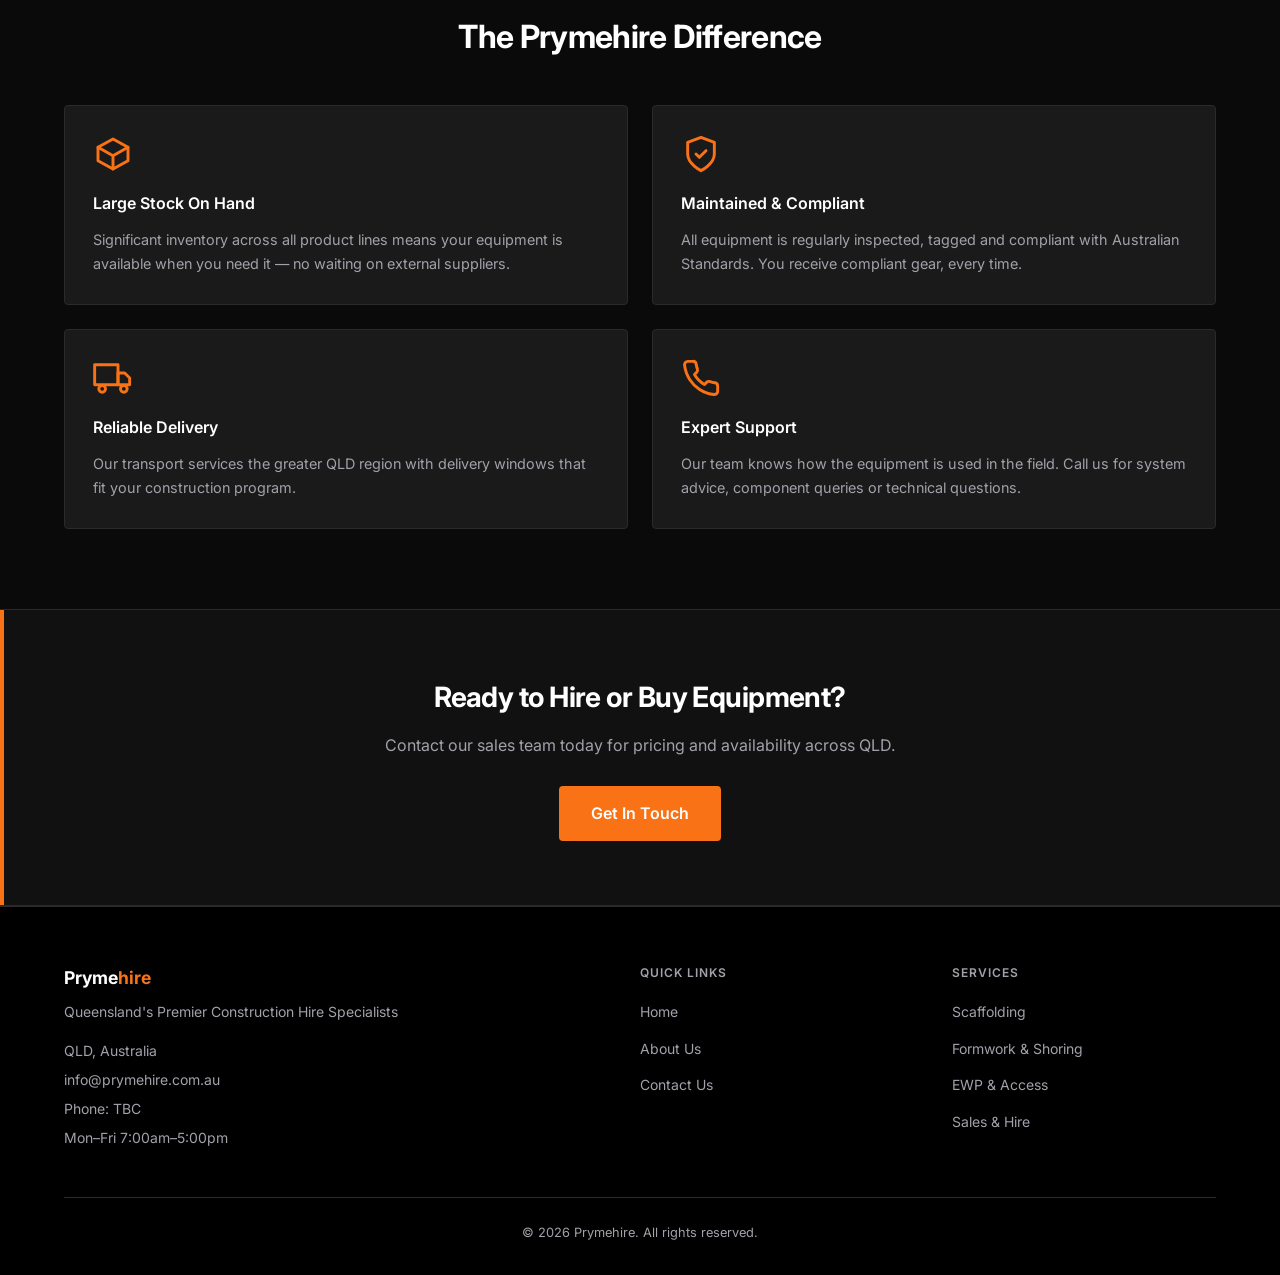
<file: sales-hire.html>
<!DOCTYPE html>
<html lang="en-AU">
<head>
  <meta charset="UTF-8">
  <meta name="viewport" content="width=device-width, initial-scale=1.0">
  <title>Sales &amp; Hire | Prymehire</title>
  <meta name="description" content="Kwikstage, PERI UP Rosett and Powershore 30 scaffolding and shoring equipment for sale and hire across Queensland from Prymehire.">
  <meta name="author" content="Prymehire">
  <meta property="og:title" content="Sales &amp; Hire | Prymehire">
  <meta property="og:description" content="Kwikstage, PERI UP Rosett and Powershore 30 scaffolding and shoring equipment for sale and hire across Queensland from Prymehire.">
  <meta property="og:type" content="website">
  <link rel="icon" href="data:image/svg+xml,%3Csvg xmlns='http://www.w3.org/2000/svg' viewBox='0 0 32 32'%3E%3Crect width='32' height='32' rx='6' fill='%23F97316'/%3E%3Ctext x='16' y='23' font-family='Arial,Helvetica,sans-serif' font-size='20' font-weight='700' fill='white' text-anchor='middle'%3EP%3C/text%3E%3C/svg%3E">
  <link rel="stylesheet" href="assets/css/style.css">
</head>
<body>
  <nav class="navbar" aria-label="Main">
    <div class="container navbar-inner">
      <a href="index.html" class="navbar-brand">Pryme<span>hire</span></a>
      <ul class="navbar-links">
        <li><a href="index.html">Home</a></li>
        <li><a href="about.html">About Us</a></li>
        <li class="navbar-dropdown">
          <a href="#" aria-haspopup="true">Services ▾</a>
          <ul class="navbar-dropdown-menu">
            <li><a href="services/scaffolding.html">Scaffolding</a></li>
            <li><a href="services/formwork.html">Formwork &amp; Shoring</a></li>
            <li><a href="services/ewp.html">EWP &amp; Access</a></li>
          </ul>
        </li>
        <li><a href="sales-hire.html">Sales &amp; Hire</a></li>
        <li><a href="contact.html">Contact Us</a></li>
      </ul>
      <a href="contact.html" class="btn btn-primary navbar-cta">Get a Quote</a>
      <button class="navbar-hamburger" aria-label="Open menu" aria-expanded="false" aria-controls="mobile-menu"><span></span><span></span><span></span></button>
    </div>
    <div class="navbar-mobile" id="mobile-menu">
      <a href="index.html">Home</a>
      <a href="about.html">About Us</a>
      <a href="services/scaffolding.html" class="navbar-mobile-sub">Scaffolding</a>
      <a href="services/formwork.html" class="navbar-mobile-sub">Formwork &amp; Shoring</a>
      <a href="services/ewp.html" class="navbar-mobile-sub">EWP &amp; Access</a>
      <a href="sales-hire.html">Sales &amp; Hire</a>
      <a href="contact.html">Contact Us</a>
      <a href="contact.html" class="btn btn-primary">Get a Quote</a>
    </div>
  </nav>

  <main>
    <section class="page-hero">
      <img src="assets/images/sales-hire.jpg" alt="" class="page-hero-bg" onerror="this.style.opacity='0'">
      <div class="page-hero-overlay"></div>
      <div class="container page-hero-content">
        <nav class="breadcrumb" aria-label="Breadcrumb"><a href="index.html">Home</a><span class="sep">/</span>Sales &amp; Hire</nav>
        <h1>Sales &amp; Hire</h1>
      </div>
    </section>

    <section>
      <div class="container">
        <div class="section-header">
          <span class="section-label">Equipment Available</span>
          <h2 class="section-heading">Scaffold &amp; Formwork Equipment for Sale and Hire</h2>
          <p class="section-body">We carry a comprehensive range of scaffolding and formwork equipment available for both sale and hire. Our yard stocks industry-leading systems in large quantities — maintained, tagged and available for rapid dispatch to your project site across Queensland.</p>
        </div>
        <div class="grid-3">
          <article class="card card-accent">
            <div class="card-head">
              <h3 class="card-title">Kwikstage</h3>
              <span class="badge badge-outline">For Sale &amp; Hire</span>
            </div>
            <p class="card-body">Versatile modular scaffolding widely used in construction and industrial applications. Hook-on connections allow rapid, tool-free erection by a small crew — preferred for speed-critical projects. Available in standard bay widths and heights with a full range of accessories.</p>
          </article>
          <article class="card card-accent">
            <div class="card-head">
              <h3 class="card-title">PERI UP Rosett</h3>
              <span class="badge badge-outline">For Sale &amp; Hire</span>
            </div>
            <p class="card-body">Flexible and safe modular scaffolding engineered for complex structures — high load capacity and exceptional adaptability to irregular floor plans and facades. Fully compliant with AS/NZS standards.</p>
          </article>
          <article class="card card-accent">
            <div class="card-head">
              <h3 class="card-title">Powershore 30</h3>
              <span class="badge badge-outline">For Hire</span>
            </div>
            <p class="card-body">Heavy-duty shoring system for high-load formwork support in large commercial, civil and industrial projects. Superior load ratings relative to its weight mean faster erection and reduced crane dependency.</p>
          </article>
        </div>
      </div>
    </section>

    <section class="section-dark">
      <div class="container">
        <div class="section-header">
          <span class="section-label">How It Works</span>
          <h2 class="section-heading">The Hire Process</h2>
        </div>
        <ol class="process-steps">
          <li class="step"><span class="step-num">01</span><h3 class="step-title">Enquire</h3><p class="step-body">Contact our sales team with equipment type, quantity, delivery location and required dates. We confirm stock and get back to you fast.</p></li>
          <li class="step"><span class="step-num">02</span><h3 class="step-title">Quote</h3><p class="step-body">Receive a detailed, no-obligation quote within one business day covering hire rates, delivery and accessories.</p></li>
          <li class="step"><span class="step-num">03</span><h3 class="step-title">Delivery</h3><p class="step-body">Equipment loaded, tallied and delivered to site on the agreed date. All items inspected and tagged before dispatch.</p></li>
          <li class="step"><span class="step-num">04</span><h3 class="step-title">Collection</h3><p class="step-body">Contact us to arrange pickup when complete. Equipment tallied back and a final reconciliation provided.</p></li>
        </ol>
      </div>
    </section>

    <section>
      <div class="container">
        <div class="section-center section-header">
          <span class="section-label">Why Choose Us</span>
          <h2 class="section-heading">The Prymehire Difference</h2>
        </div>
        <div class="grid-4">
          <article class="card">
            <div class="card-icon"><svg viewBox="0 0 24 24" fill="none" stroke="currentColor" stroke-width="1.75" stroke-linecap="round" stroke-linejoin="round" aria-hidden="true"><path d="M21 8 12 3 3 8v8l9 5 9-5z"/><path d="m3 8 9 5 9-5M12 13v8"/></svg></div>
            <h3 class="card-title">Large Stock On Hand</h3>
            <p class="card-body">Significant inventory across all product lines means your equipment is available when you need it — no waiting on external suppliers.</p>
          </article>
          <article class="card">
            <div class="card-icon"><svg viewBox="0 0 24 24" fill="none" stroke="currentColor" stroke-width="1.75" stroke-linecap="round" stroke-linejoin="round" aria-hidden="true"><path d="M12 22s8-4 8-10V5l-8-3-8 3v7c0 6 8 10 8 10z"/><path d="m9 12 2 2 4-4"/></svg></div>
            <h3 class="card-title">Maintained &amp; Compliant</h3>
            <p class="card-body">All equipment is regularly inspected, tagged and compliant with Australian Standards. You receive compliant gear, every time.</p>
          </article>
          <article class="card">
            <div class="card-icon"><svg viewBox="0 0 24 24" fill="none" stroke="currentColor" stroke-width="1.75" stroke-linecap="round" stroke-linejoin="round" aria-hidden="true"><path d="M1 4h14v12H1z"/><path d="M15 9h4l3 3v4h-7z"/><circle cx="5.5" cy="18.5" r="2"/><circle cx="18.5" cy="18.5" r="2"/></svg></div>
            <h3 class="card-title">Reliable Delivery</h3>
            <p class="card-body">Our transport services the greater QLD region with delivery windows that fit your construction program.</p>
          </article>
          <article class="card">
            <div class="card-icon"><svg viewBox="0 0 24 24" fill="none" stroke="currentColor" stroke-width="1.75" stroke-linecap="round" stroke-linejoin="round" aria-hidden="true"><path d="M22 16.92v3a2 2 0 0 1-2.18 2 19.79 19.79 0 0 1-8.63-3.07 19.5 19.5 0 0 1-6-6 19.79 19.79 0 0 1-3.07-8.67A2 2 0 0 1 4.11 2h3a2 2 0 0 1 2 1.72c.13.96.36 1.9.7 2.81a2 2 0 0 1-.45 2.11L8.09 9.91a16 16 0 0 0 6 6l1.27-1.27a2 2 0 0 1 2.11-.45c.91.34 1.85.57 2.81.7A2 2 0 0 1 22 16.92z"/></svg></div>
            <h3 class="card-title">Expert Support</h3>
            <p class="card-body">Our team knows how the equipment is used in the field. Call us for system advice, component queries or technical questions.</p>
          </article>
        </div>
      </div>
    </section>

    <section class="cta-banner">
      <div class="container">
        <h2>Ready to Hire or Buy Equipment?</h2>
        <p>Contact our sales team today for pricing and availability across QLD.</p>
        <a href="contact.html" class="btn btn-primary btn-lg">Get In Touch</a>
      </div>
    </section>
  </main>

  <footer class="footer">
    <div class="container">
      <div class="footer-grid">
        <div>
          <p class="footer-brand">Pryme<span>hire</span></p>
          <p class="footer-tagline">Queensland's Premier Construction Hire Specialists</p>
          <div class="footer-contact">
            <span>QLD, Australia</span>
            <span>info@prymehire.com.au</span>
            <span>Phone: TBC</span>
            <span>Mon–Fri 7:00am–5:00pm</span>
          </div>
        </div>
        <div>
          <p class="footer-heading">Quick Links</p>
          <ul class="footer-links">
            <li><a href="index.html">Home</a></li>
            <li><a href="about.html">About Us</a></li>
            <li><a href="contact.html">Contact Us</a></li>
          </ul>
        </div>
        <div>
          <p class="footer-heading">Services</p>
          <ul class="footer-links">
            <li><a href="services/scaffolding.html">Scaffolding</a></li>
            <li><a href="services/formwork.html">Formwork &amp; Shoring</a></li>
            <li><a href="services/ewp.html">EWP &amp; Access</a></li>
            <li><a href="sales-hire.html">Sales &amp; Hire</a></li>
          </ul>
        </div>
      </div>
      <div class="footer-bottom">© <span class="footer-year">2026</span> Prymehire. All rights reserved.</div>
    </div>
  </footer>

  <script src="assets/js/main.js"></script>
</body>
</html>
</file>
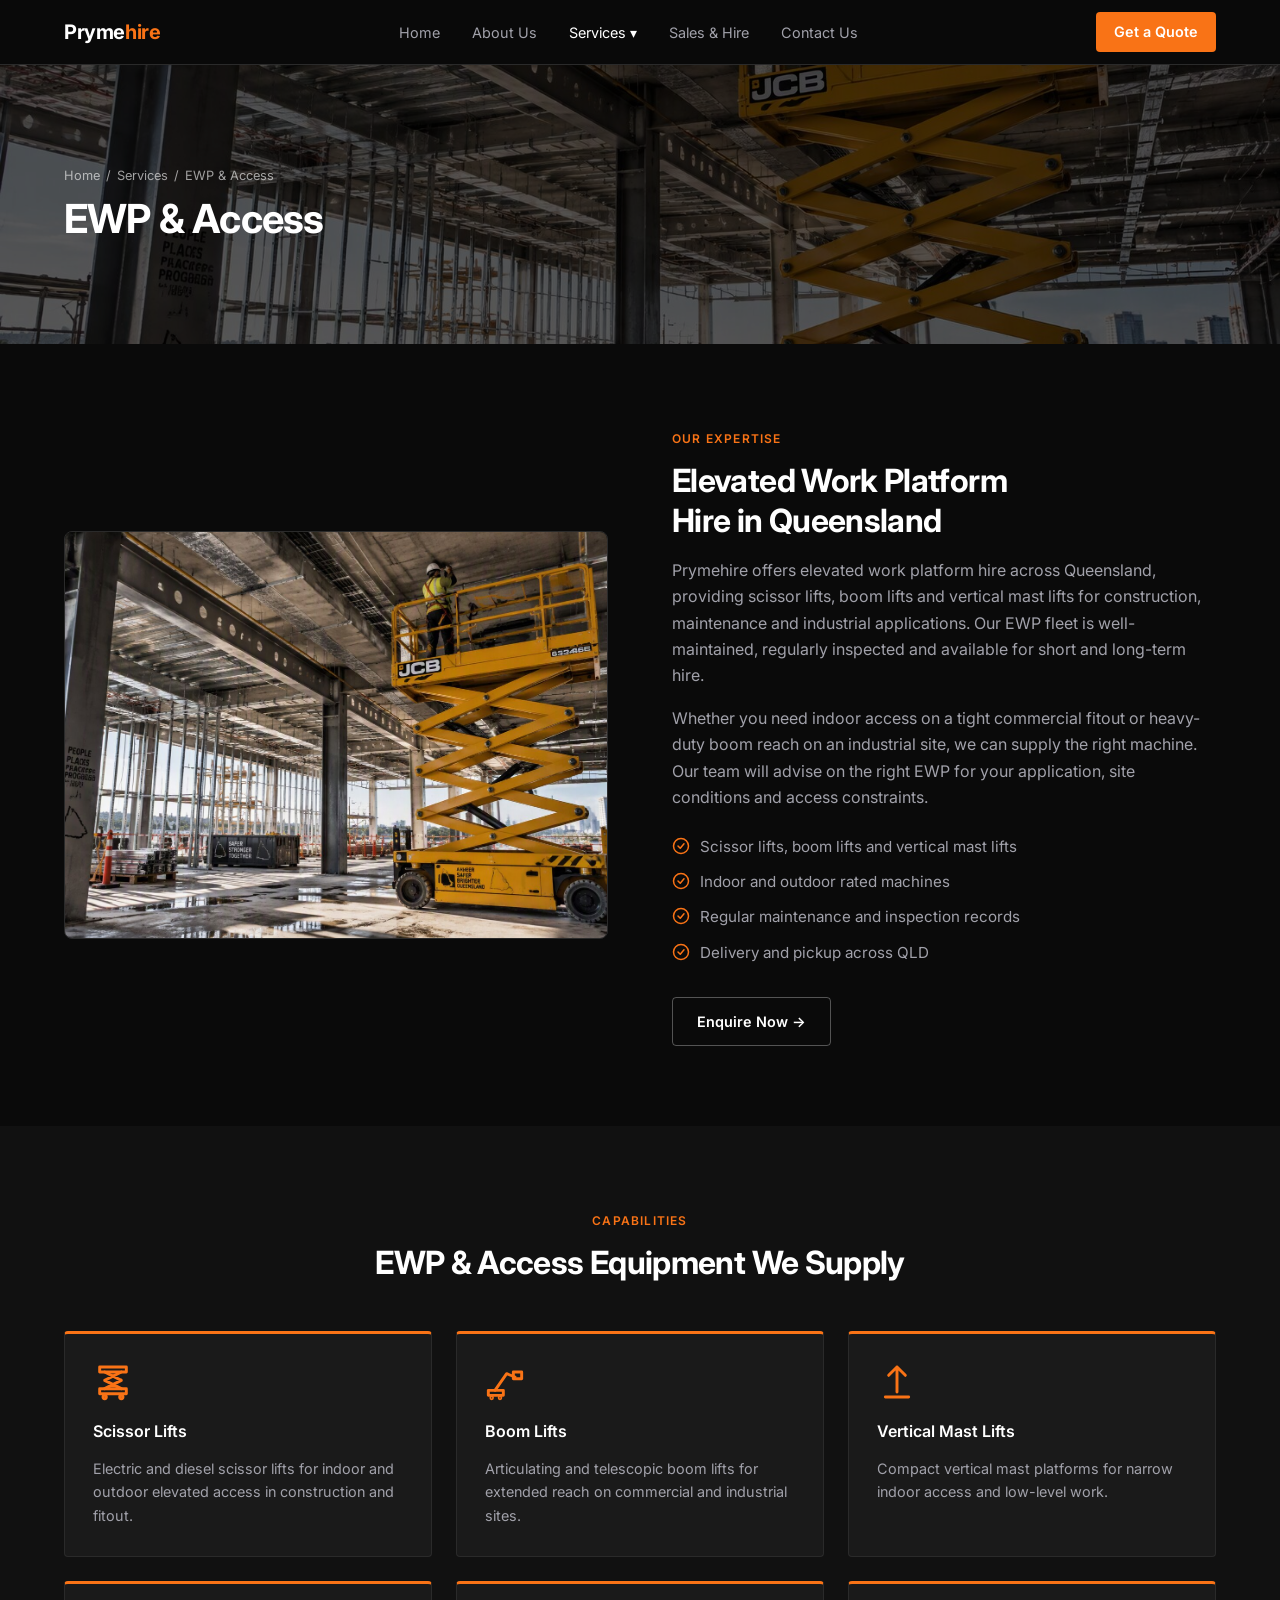
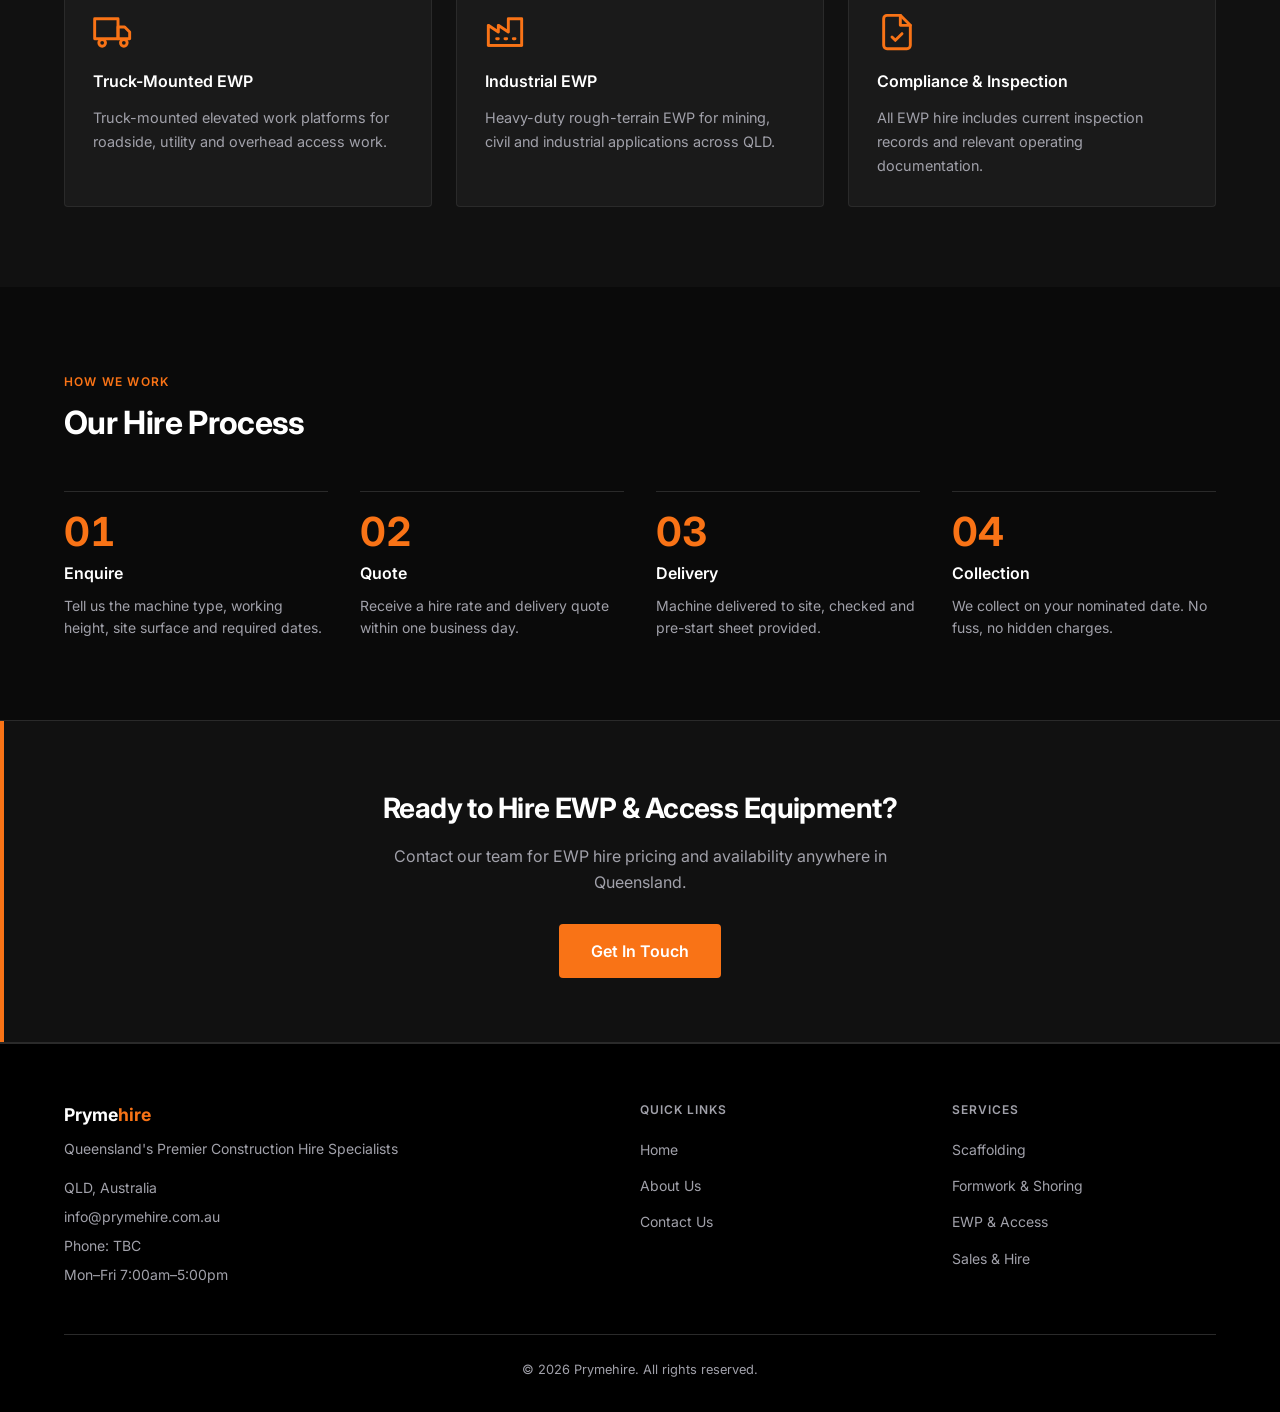
<file: services/ewp.html>
<!DOCTYPE html>
<html lang="en-AU">
<head>
  <meta charset="UTF-8">
  <meta name="viewport" content="width=device-width, initial-scale=1.0">
  <title>EWP &amp; Access Hire QLD | Prymehire</title>
  <meta name="description" content="Scissor lift, boom lift and vertical mast EWP hire for construction, fitout and industrial access across Queensland from Prymehire.">
  <meta name="author" content="Prymehire">
  <meta property="og:title" content="EWP &amp; Access Hire QLD | Prymehire">
  <meta property="og:description" content="Scissor lift, boom lift and vertical mast EWP hire for construction, fitout and industrial access across Queensland from Prymehire.">
  <meta property="og:type" content="website">
  <link rel="icon" href="data:image/svg+xml,%3Csvg xmlns='http://www.w3.org/2000/svg' viewBox='0 0 32 32'%3E%3Crect width='32' height='32' rx='6' fill='%23F97316'/%3E%3Ctext x='16' y='23' font-family='Arial,Helvetica,sans-serif' font-size='20' font-weight='700' fill='white' text-anchor='middle'%3EP%3C/text%3E%3C/svg%3E">
  <link rel="stylesheet" href="../assets/css/style.css">
</head>
<body>
  <nav class="navbar" aria-label="Main">
    <div class="container navbar-inner">
      <a href="../index.html" class="navbar-brand">Pryme<span>hire</span></a>
      <ul class="navbar-links">
        <li><a href="../index.html">Home</a></li>
        <li><a href="../about.html">About Us</a></li>
        <li class="navbar-dropdown">
          <a href="#" aria-haspopup="true">Services ▾</a>
          <ul class="navbar-dropdown-menu">
            <li><a href="scaffolding.html">Scaffolding</a></li>
            <li><a href="formwork.html">Formwork &amp; Shoring</a></li>
            <li><a href="ewp.html">EWP &amp; Access</a></li>
          </ul>
        </li>
        <li><a href="../sales-hire.html">Sales &amp; Hire</a></li>
        <li><a href="../contact.html">Contact Us</a></li>
      </ul>
      <a href="../contact.html" class="btn btn-primary navbar-cta">Get a Quote</a>
      <button class="navbar-hamburger" aria-label="Open menu" aria-expanded="false" aria-controls="mobile-menu"><span></span><span></span><span></span></button>
    </div>
    <div class="navbar-mobile" id="mobile-menu">
      <a href="../index.html">Home</a>
      <a href="../about.html">About Us</a>
      <a href="scaffolding.html" class="navbar-mobile-sub">Scaffolding</a>
      <a href="formwork.html" class="navbar-mobile-sub">Formwork &amp; Shoring</a>
      <a href="ewp.html" class="navbar-mobile-sub">EWP &amp; Access</a>
      <a href="../sales-hire.html">Sales &amp; Hire</a>
      <a href="../contact.html">Contact Us</a>
      <a href="../contact.html" class="btn btn-primary">Get a Quote</a>
    </div>
  </nav>

  <main>
    <section class="page-hero">
      <img src="../assets/images/ewp.jpg" alt="" class="page-hero-bg" onerror="this.style.opacity='0'">
      <div class="page-hero-overlay"></div>
      <div class="container page-hero-content">
        <nav class="breadcrumb" aria-label="Breadcrumb"><a href="../index.html">Home</a><span class="sep">/</span>Services<span class="sep">/</span>EWP &amp; Access</nav>
        <h1>EWP &amp; Access</h1>
      </div>
    </section>

    <section>
      <div class="container grid-2-col">
        <img src="../assets/images/ewp.jpg" alt="Elevated work platform raised on a Queensland construction site" class="media-img" loading="lazy" onerror="this.style.opacity='0'">
        <div class="prose">
          <span class="section-label">Our Expertise</span>
          <h2 class="section-heading">Elevated Work Platform Hire in Queensland</h2>
          <p>Prymehire offers elevated work platform hire across Queensland, providing scissor lifts, boom lifts and vertical mast lifts for construction, maintenance and industrial applications. Our EWP fleet is well-maintained, regularly inspected and available for short and long-term hire.</p>
          <p>Whether you need indoor access on a tight commercial fitout or heavy-duty boom reach on an industrial site, we can supply the right machine. Our team will advise on the right EWP for your application, site conditions and access constraints.</p>
          <ul class="checklist">
            <li>Scissor lifts, boom lifts and vertical mast lifts</li>
            <li>Indoor and outdoor rated machines</li>
            <li>Regular maintenance and inspection records</li>
            <li>Delivery and pickup across QLD</li>
          </ul>
          <a href="../contact.html" class="btn btn-outline">Enquire Now →</a>
        </div>
      </div>
    </section>

    <section class="section-dark">
      <div class="container">
        <div class="section-center section-header">
          <span class="section-label">Capabilities</span>
          <h2 class="section-heading">EWP &amp; Access Equipment We Supply</h2>
        </div>
        <div class="grid-3">
          <article class="card card-accent"><div class="card-icon"><svg viewBox="0 0 24 24" fill="none" stroke="currentColor" stroke-width="1.75" stroke-linecap="round" stroke-linejoin="round" aria-hidden="true"><path d="M4 3h16v3H4z"/><path d="m7 6 10 5M17 6 7 11M7 11l10 5M17 11 7 16"/><path d="M4 16h16v3H4z"/><circle cx="7" cy="21" r="1"/><circle cx="17" cy="21" r="1"/></svg></div><h3 class="card-title">Scissor Lifts</h3><p class="card-body">Electric and diesel scissor lifts for indoor and outdoor elevated access in construction and fitout.</p></article>
          <article class="card card-accent"><div class="card-icon"><svg viewBox="0 0 24 24" fill="none" stroke="currentColor" stroke-width="1.75" stroke-linecap="round" stroke-linejoin="round" aria-hidden="true"><path d="M2 17h9v3H2z"/><path d="m6 17 7-10 5 2"/><path d="M17 6h5v4h-5z"/><circle cx="4" cy="21.5" r=".5"/><circle cx="9" cy="21.5" r=".5"/></svg></div><h3 class="card-title">Boom Lifts</h3><p class="card-body">Articulating and telescopic boom lifts for extended reach on commercial and industrial sites.</p></article>
          <article class="card card-accent"><div class="card-icon"><svg viewBox="0 0 24 24" fill="none" stroke="currentColor" stroke-width="1.75" stroke-linecap="round" stroke-linejoin="round" aria-hidden="true"><path d="M12 18V3M7 8l5-5 5 5"/><path d="M5 21h14"/></svg></div><h3 class="card-title">Vertical Mast Lifts</h3><p class="card-body">Compact vertical mast platforms for narrow indoor access and low-level work.</p></article>
          <article class="card card-accent"><div class="card-icon"><svg viewBox="0 0 24 24" fill="none" stroke="currentColor" stroke-width="1.75" stroke-linecap="round" stroke-linejoin="round" aria-hidden="true"><path d="M1 4h14v12H1z"/><path d="M15 9h4l3 3v4h-7z"/><circle cx="5.5" cy="18.5" r="2"/><circle cx="18.5" cy="18.5" r="2"/></svg></div><h3 class="card-title">Truck-Mounted EWP</h3><p class="card-body">Truck-mounted elevated work platforms for roadside, utility and overhead access work.</p></article>
          <article class="card card-accent"><div class="card-icon"><svg viewBox="0 0 24 24" fill="none" stroke="currentColor" stroke-width="1.75" stroke-linecap="round" stroke-linejoin="round" aria-hidden="true"><path d="M2 20V8l6 4V8l6 4V4h8v16z"/><path d="M2 20h20M17 16h1M12 16h1M7 16h1"/></svg></div><h3 class="card-title">Industrial EWP</h3><p class="card-body">Heavy-duty rough-terrain EWP for mining, civil and industrial applications across QLD.</p></article>
          <article class="card card-accent"><div class="card-icon"><svg viewBox="0 0 24 24" fill="none" stroke="currentColor" stroke-width="1.75" stroke-linecap="round" stroke-linejoin="round" aria-hidden="true"><path d="M14 2H6a2 2 0 0 0-2 2v16a2 2 0 0 0 2 2h12a2 2 0 0 0 2-2V8z"/><path d="M14 2v6h6"/><path d="m9 15 2 2 4-4"/></svg></div><h3 class="card-title">Compliance &amp; Inspection</h3><p class="card-body">All EWP hire includes current inspection records and relevant operating documentation.</p></article>
        </div>
      </div>
    </section>

    <section>
      <div class="container">
        <div class="section-header">
          <span class="section-label">How We Work</span>
          <h2 class="section-heading">Our Hire Process</h2>
        </div>
        <ol class="process-steps">
          <li class="step"><span class="step-num">01</span><h3 class="step-title">Enquire</h3><p class="step-body">Tell us the machine type, working height, site surface and required dates.</p></li>
          <li class="step"><span class="step-num">02</span><h3 class="step-title">Quote</h3><p class="step-body">Receive a hire rate and delivery quote within one business day.</p></li>
          <li class="step"><span class="step-num">03</span><h3 class="step-title">Delivery</h3><p class="step-body">Machine delivered to site, checked and pre-start sheet provided.</p></li>
          <li class="step"><span class="step-num">04</span><h3 class="step-title">Collection</h3><p class="step-body">We collect on your nominated date. No fuss, no hidden charges.</p></li>
        </ol>
      </div>
    </section>

    <section class="cta-banner">
      <div class="container">
        <h2>Ready to Hire EWP &amp; Access Equipment?</h2>
        <p>Contact our team for EWP hire pricing and availability anywhere in Queensland.</p>
        <a href="../contact.html" class="btn btn-primary btn-lg">Get In Touch</a>
      </div>
    </section>
  </main>

  <footer class="footer">
    <div class="container">
      <div class="footer-grid">
        <div>
          <p class="footer-brand">Pryme<span>hire</span></p>
          <p class="footer-tagline">Queensland's Premier Construction Hire Specialists</p>
          <div class="footer-contact">
            <span>QLD, Australia</span>
            <span>info@prymehire.com.au</span>
            <span>Phone: TBC</span>
            <span>Mon–Fri 7:00am–5:00pm</span>
          </div>
        </div>
        <div>
          <p class="footer-heading">Quick Links</p>
          <ul class="footer-links">
            <li><a href="../index.html">Home</a></li>
            <li><a href="../about.html">About Us</a></li>
            <li><a href="../contact.html">Contact Us</a></li>
          </ul>
        </div>
        <div>
          <p class="footer-heading">Services</p>
          <ul class="footer-links">
            <li><a href="scaffolding.html">Scaffolding</a></li>
            <li><a href="formwork.html">Formwork &amp; Shoring</a></li>
            <li><a href="ewp.html">EWP &amp; Access</a></li>
            <li><a href="../sales-hire.html">Sales &amp; Hire</a></li>
          </ul>
        </div>
      </div>
      <div class="footer-bottom">© <span class="footer-year">2026</span> Prymehire. All rights reserved.</div>
    </div>
  </footer>

  <script src="../assets/js/main.js"></script>
</body>
</html>
</file>
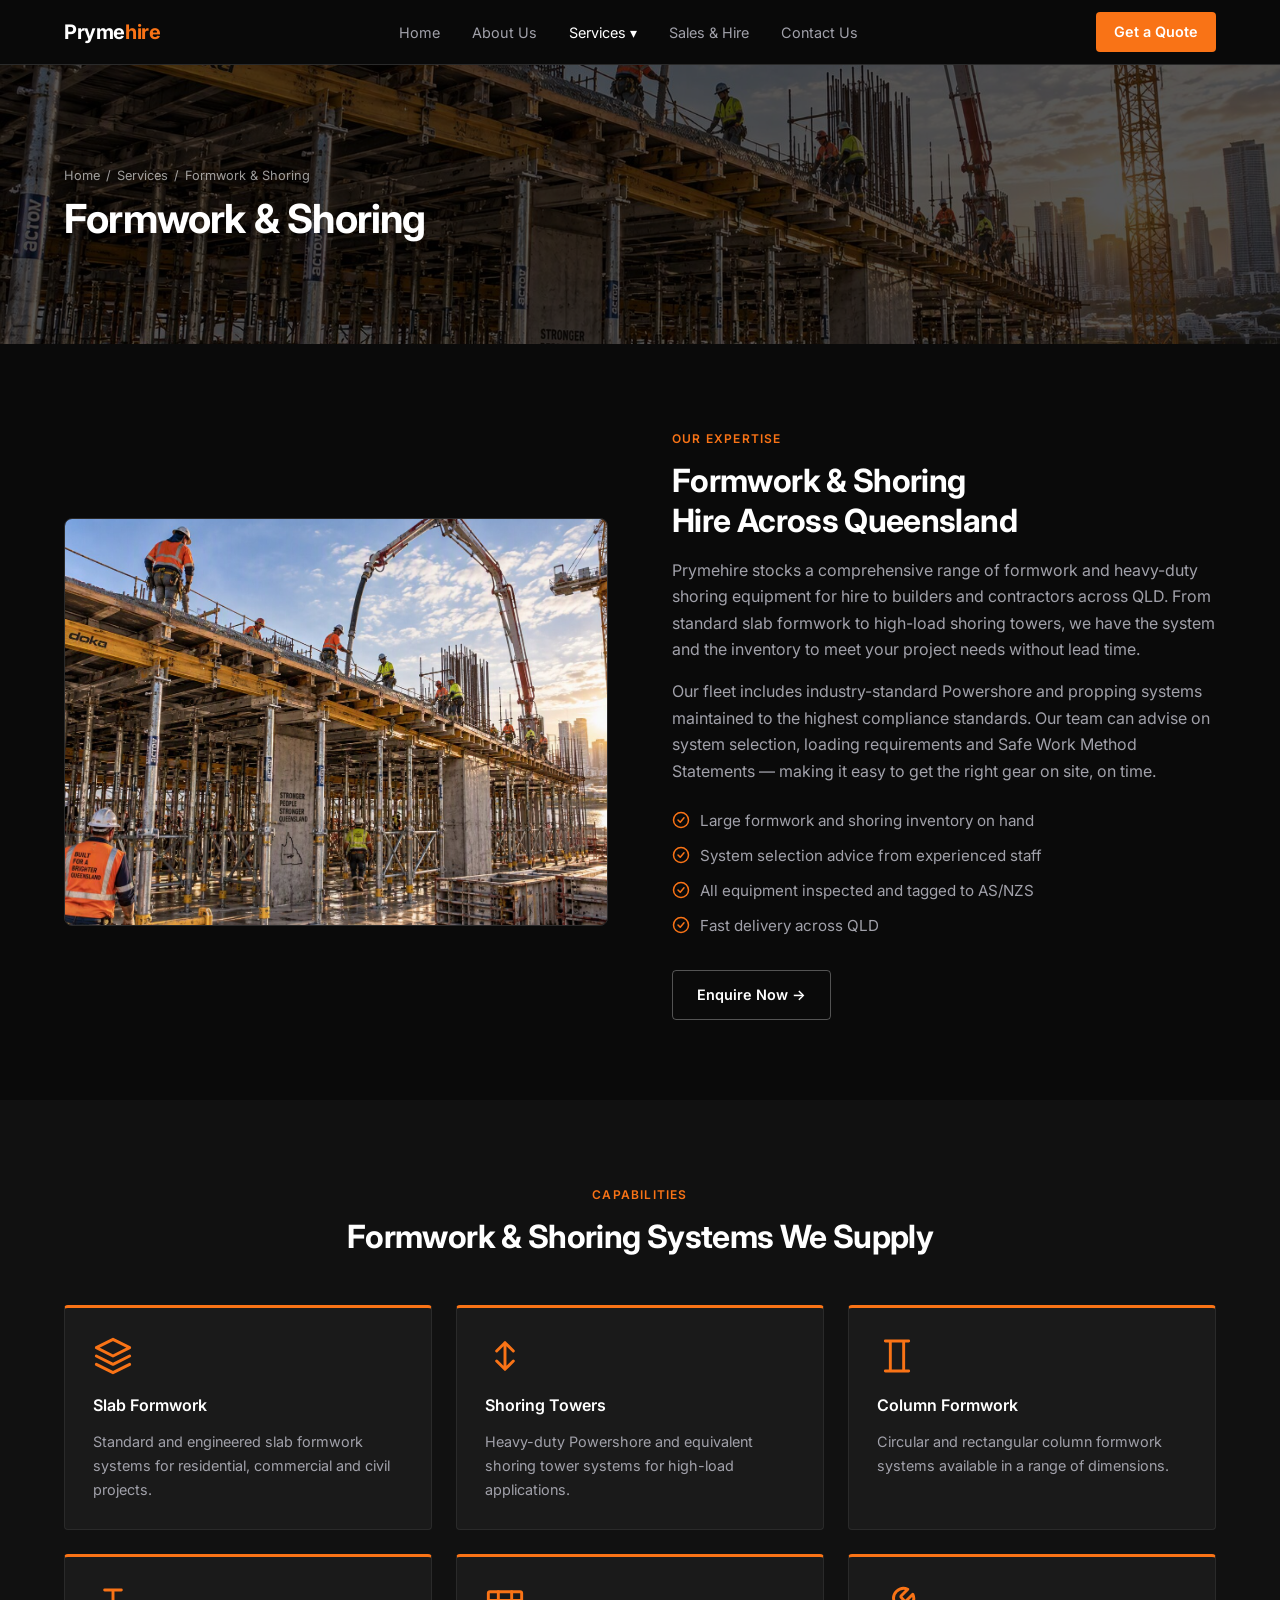
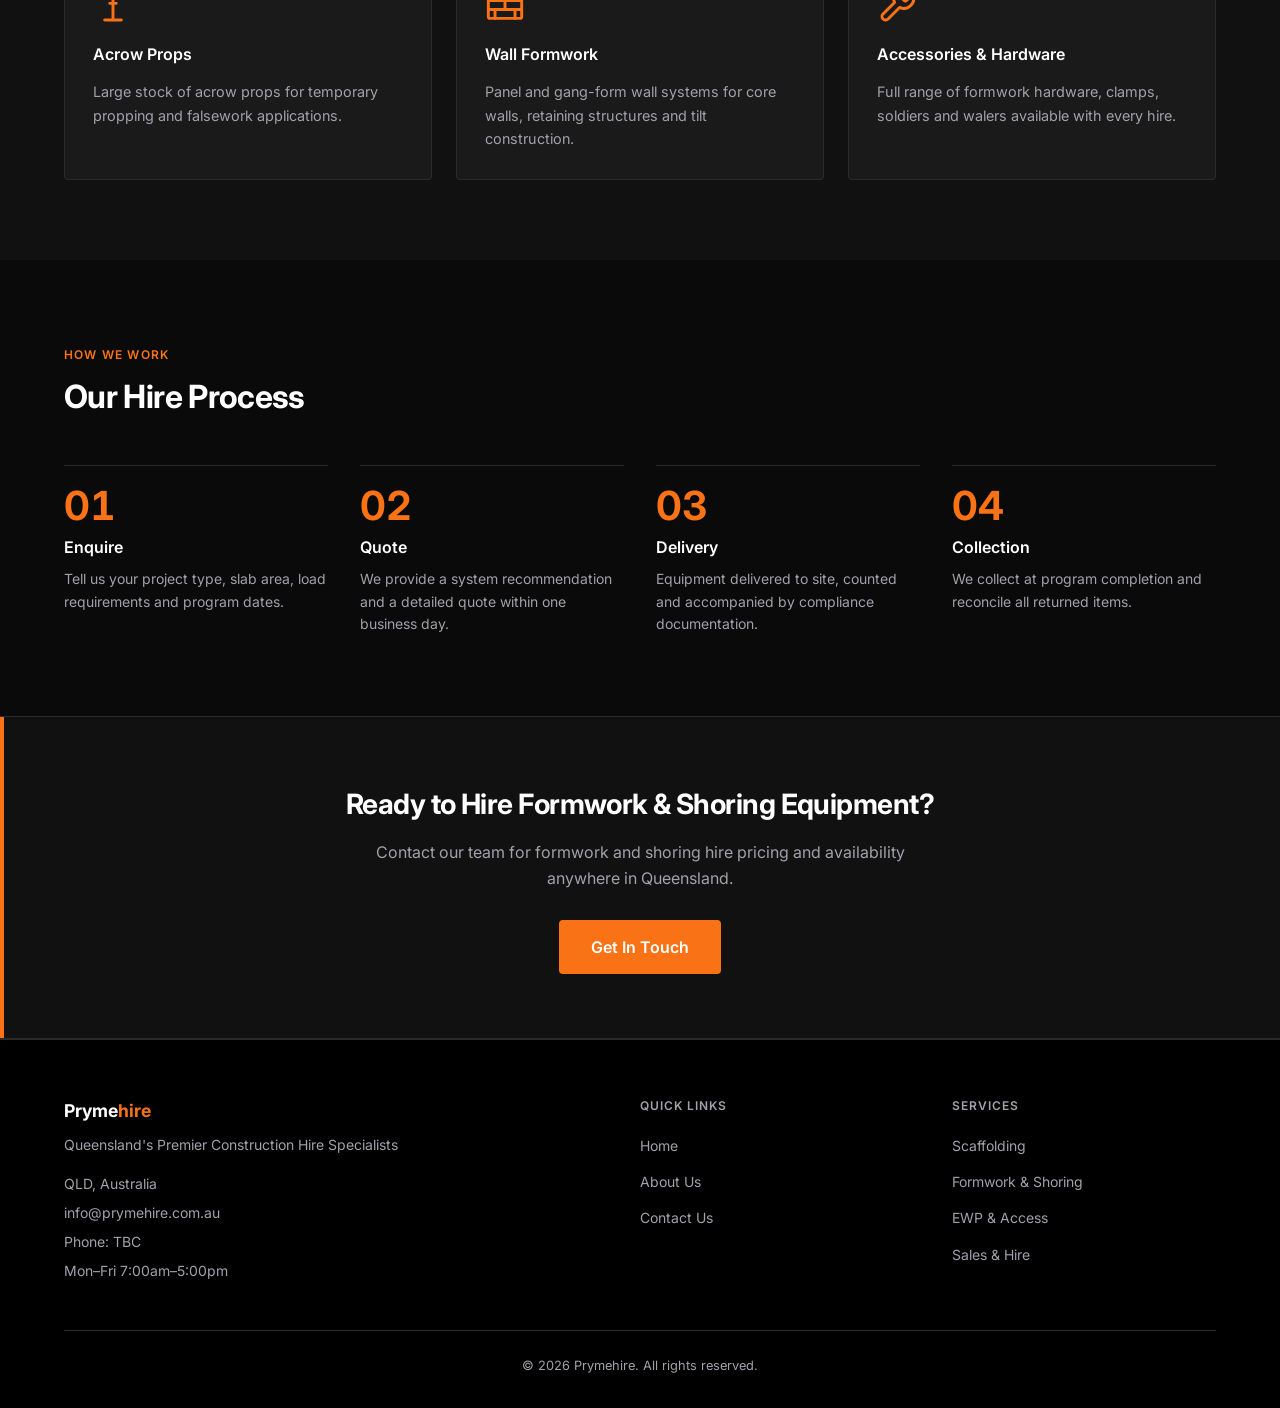
<file: services/formwork.html>
<!DOCTYPE html>
<html lang="en-AU">
<head>
  <meta charset="UTF-8">
  <meta name="viewport" content="width=device-width, initial-scale=1.0">
  <title>Formwork &amp; Shoring Hire QLD | Prymehire</title>
  <meta name="description" content="Slab formwork, Powershore shoring towers, column forms and acrow props for hire across Queensland, with system selection advice from Prymehire.">
  <meta name="author" content="Prymehire">
  <meta property="og:title" content="Formwork &amp; Shoring Hire QLD | Prymehire">
  <meta property="og:description" content="Slab formwork, Powershore shoring towers, column forms and acrow props for hire across Queensland, with system selection advice from Prymehire.">
  <meta property="og:type" content="website">
  <link rel="icon" href="data:image/svg+xml,%3Csvg xmlns='http://www.w3.org/2000/svg' viewBox='0 0 32 32'%3E%3Crect width='32' height='32' rx='6' fill='%23F97316'/%3E%3Ctext x='16' y='23' font-family='Arial,Helvetica,sans-serif' font-size='20' font-weight='700' fill='white' text-anchor='middle'%3EP%3C/text%3E%3C/svg%3E">
  <link rel="stylesheet" href="../assets/css/style.css">
</head>
<body>
  <nav class="navbar" aria-label="Main">
    <div class="container navbar-inner">
      <a href="../index.html" class="navbar-brand">Pryme<span>hire</span></a>
      <ul class="navbar-links">
        <li><a href="../index.html">Home</a></li>
        <li><a href="../about.html">About Us</a></li>
        <li class="navbar-dropdown">
          <a href="#" aria-haspopup="true">Services ▾</a>
          <ul class="navbar-dropdown-menu">
            <li><a href="scaffolding.html">Scaffolding</a></li>
            <li><a href="formwork.html">Formwork &amp; Shoring</a></li>
            <li><a href="ewp.html">EWP &amp; Access</a></li>
          </ul>
        </li>
        <li><a href="../sales-hire.html">Sales &amp; Hire</a></li>
        <li><a href="../contact.html">Contact Us</a></li>
      </ul>
      <a href="../contact.html" class="btn btn-primary navbar-cta">Get a Quote</a>
      <button class="navbar-hamburger" aria-label="Open menu" aria-expanded="false" aria-controls="mobile-menu"><span></span><span></span><span></span></button>
    </div>
    <div class="navbar-mobile" id="mobile-menu">
      <a href="../index.html">Home</a>
      <a href="../about.html">About Us</a>
      <a href="scaffolding.html" class="navbar-mobile-sub">Scaffolding</a>
      <a href="formwork.html" class="navbar-mobile-sub">Formwork &amp; Shoring</a>
      <a href="ewp.html" class="navbar-mobile-sub">EWP &amp; Access</a>
      <a href="../sales-hire.html">Sales &amp; Hire</a>
      <a href="../contact.html">Contact Us</a>
      <a href="../contact.html" class="btn btn-primary">Get a Quote</a>
    </div>
  </nav>

  <main>
    <section class="page-hero">
      <img src="../assets/images/formwork.jpg" alt="" class="page-hero-bg" onerror="this.style.opacity='0'">
      <div class="page-hero-overlay"></div>
      <div class="container page-hero-content">
        <nav class="breadcrumb" aria-label="Breadcrumb"><a href="../index.html">Home</a><span class="sep">/</span>Services<span class="sep">/</span>Formwork &amp; Shoring</nav>
        <h1>Formwork &amp; Shoring</h1>
      </div>
    </section>

    <section>
      <div class="container grid-2-col">
        <img src="../assets/images/formwork.jpg" alt="Slab formwork supported by shoring towers on a Queensland project" class="media-img" loading="lazy" onerror="this.style.opacity='0'">
        <div class="prose">
          <span class="section-label">Our Expertise</span>
          <h2 class="section-heading">Formwork &amp; Shoring Hire Across Queensland</h2>
          <p>Prymehire stocks a comprehensive range of formwork and heavy-duty shoring equipment for hire to builders and contractors across QLD. From standard slab formwork to high-load shoring towers, we have the system and the inventory to meet your project needs without lead time.</p>
          <p>Our fleet includes industry-standard Powershore and propping systems maintained to the highest compliance standards. Our team can advise on system selection, loading requirements and Safe Work Method Statements — making it easy to get the right gear on site, on time.</p>
          <ul class="checklist">
            <li>Large formwork and shoring inventory on hand</li>
            <li>System selection advice from experienced staff</li>
            <li>All equipment inspected and tagged to AS/NZS</li>
            <li>Fast delivery across QLD</li>
          </ul>
          <a href="../contact.html" class="btn btn-outline">Enquire Now →</a>
        </div>
      </div>
    </section>

    <section class="section-dark">
      <div class="container">
        <div class="section-center section-header">
          <span class="section-label">Capabilities</span>
          <h2 class="section-heading">Formwork &amp; Shoring Systems We Supply</h2>
        </div>
        <div class="grid-3">
          <article class="card card-accent"><div class="card-icon"><svg viewBox="0 0 24 24" fill="none" stroke="currentColor" stroke-width="1.75" stroke-linecap="round" stroke-linejoin="round" aria-hidden="true"><path d="m12 2 10 5-10 5L2 7z"/><path d="m2 17 10 5 10-5M2 12l10 5 10-5"/></svg></div><h3 class="card-title">Slab Formwork</h3><p class="card-body">Standard and engineered slab formwork systems for residential, commercial and civil projects.</p></article>
          <article class="card card-accent"><div class="card-icon"><svg viewBox="0 0 24 24" fill="none" stroke="currentColor" stroke-width="1.75" stroke-linecap="round" stroke-linejoin="round" aria-hidden="true"><path d="m7 15 5 5 5-5M7 9l5-5 5 5M12 4v16"/></svg></div><h3 class="card-title">Shoring Towers</h3><p class="card-body">Heavy-duty Powershore and equivalent shoring tower systems for high-load applications.</p></article>
          <article class="card card-accent"><div class="card-icon"><svg viewBox="0 0 24 24" fill="none" stroke="currentColor" stroke-width="1.75" stroke-linecap="round" stroke-linejoin="round" aria-hidden="true"><path d="M5 3h14M5 21h14M8 3v18M16 3v18"/></svg></div><h3 class="card-title">Column Formwork</h3><p class="card-body">Circular and rectangular column formwork systems available in a range of dimensions.</p></article>
          <article class="card card-accent"><div class="card-icon"><svg viewBox="0 0 24 24" fill="none" stroke="currentColor" stroke-width="1.75" stroke-linecap="round" stroke-linejoin="round" aria-hidden="true"><path d="M12 4v16M7 3h10M7 21h10M10 11h4"/></svg></div><h3 class="card-title">Acrow Props</h3><p class="card-body">Large stock of acrow props for temporary propping and falsework applications.</p></article>
          <article class="card card-accent"><div class="card-icon"><svg viewBox="0 0 24 24" fill="none" stroke="currentColor" stroke-width="1.75" stroke-linecap="round" stroke-linejoin="round" aria-hidden="true"><rect x="2" y="4" width="20" height="16" rx="1"/><path d="M2 9.33h20M2 14.67h20M8 4v5.33M16 4v5.33M12 9.33v5.34M6 14.67V20M18 14.67V20"/></svg></div><h3 class="card-title">Wall Formwork</h3><p class="card-body">Panel and gang-form wall systems for core walls, retaining structures and tilt construction.</p></article>
          <article class="card card-accent"><div class="card-icon"><svg viewBox="0 0 24 24" fill="none" stroke="currentColor" stroke-width="1.75" stroke-linecap="round" stroke-linejoin="round" aria-hidden="true"><path d="M14.7 6.3a1 1 0 0 0 0 1.4l1.6 1.6a1 1 0 0 0 1.4 0l3.77-3.77a6 6 0 0 1-7.94 7.94l-6.91 6.91a2.12 2.12 0 0 1-3-3l6.91-6.91a6 6 0 0 1 7.94-7.94l-3.76 3.76z"/></svg></div><h3 class="card-title">Accessories &amp; Hardware</h3><p class="card-body">Full range of formwork hardware, clamps, soldiers and walers available with every hire.</p></article>
        </div>
      </div>
    </section>

    <section>
      <div class="container">
        <div class="section-header">
          <span class="section-label">How We Work</span>
          <h2 class="section-heading">Our Hire Process</h2>
        </div>
        <ol class="process-steps">
          <li class="step"><span class="step-num">01</span><h3 class="step-title">Enquire</h3><p class="step-body">Tell us your project type, slab area, load requirements and program dates.</p></li>
          <li class="step"><span class="step-num">02</span><h3 class="step-title">Quote</h3><p class="step-body">We provide a system recommendation and a detailed quote within one business day.</p></li>
          <li class="step"><span class="step-num">03</span><h3 class="step-title">Delivery</h3><p class="step-body">Equipment delivered to site, counted and accompanied by compliance documentation.</p></li>
          <li class="step"><span class="step-num">04</span><h3 class="step-title">Collection</h3><p class="step-body">We collect at program completion and reconcile all returned items.</p></li>
        </ol>
      </div>
    </section>

    <section class="cta-banner">
      <div class="container">
        <h2>Ready to Hire Formwork &amp; Shoring Equipment?</h2>
        <p>Contact our team for formwork and shoring hire pricing and availability anywhere in Queensland.</p>
        <a href="../contact.html" class="btn btn-primary btn-lg">Get In Touch</a>
      </div>
    </section>
  </main>

  <footer class="footer">
    <div class="container">
      <div class="footer-grid">
        <div>
          <p class="footer-brand">Pryme<span>hire</span></p>
          <p class="footer-tagline">Queensland's Premier Construction Hire Specialists</p>
          <div class="footer-contact">
            <span>QLD, Australia</span>
            <span>info@prymehire.com.au</span>
            <span>Phone: TBC</span>
            <span>Mon–Fri 7:00am–5:00pm</span>
          </div>
        </div>
        <div>
          <p class="footer-heading">Quick Links</p>
          <ul class="footer-links">
            <li><a href="../index.html">Home</a></li>
            <li><a href="../about.html">About Us</a></li>
            <li><a href="../contact.html">Contact Us</a></li>
          </ul>
        </div>
        <div>
          <p class="footer-heading">Services</p>
          <ul class="footer-links">
            <li><a href="scaffolding.html">Scaffolding</a></li>
            <li><a href="formwork.html">Formwork &amp; Shoring</a></li>
            <li><a href="ewp.html">EWP &amp; Access</a></li>
            <li><a href="../sales-hire.html">Sales &amp; Hire</a></li>
          </ul>
        </div>
      </div>
      <div class="footer-bottom">© <span class="footer-year">2026</span> Prymehire. All rights reserved.</div>
    </div>
  </footer>

  <script src="../assets/js/main.js"></script>
</body>
</html>
</file>
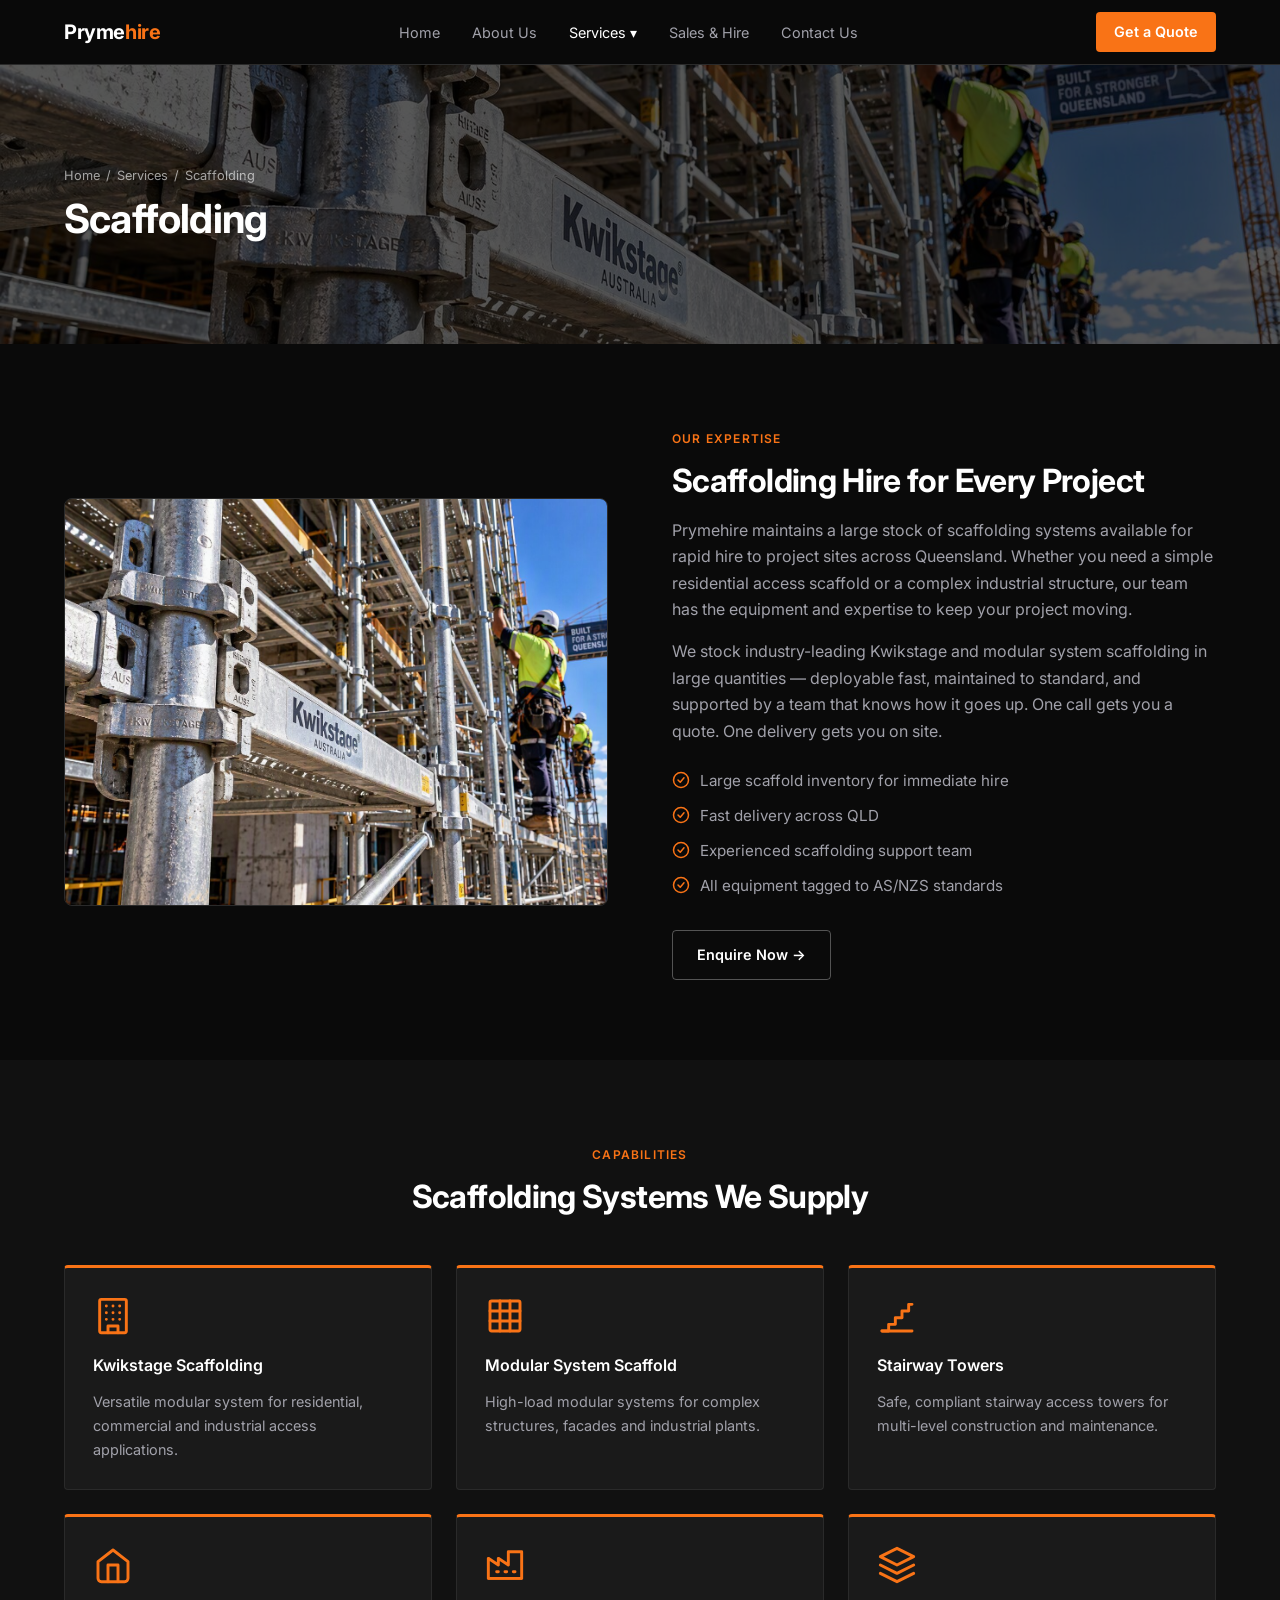
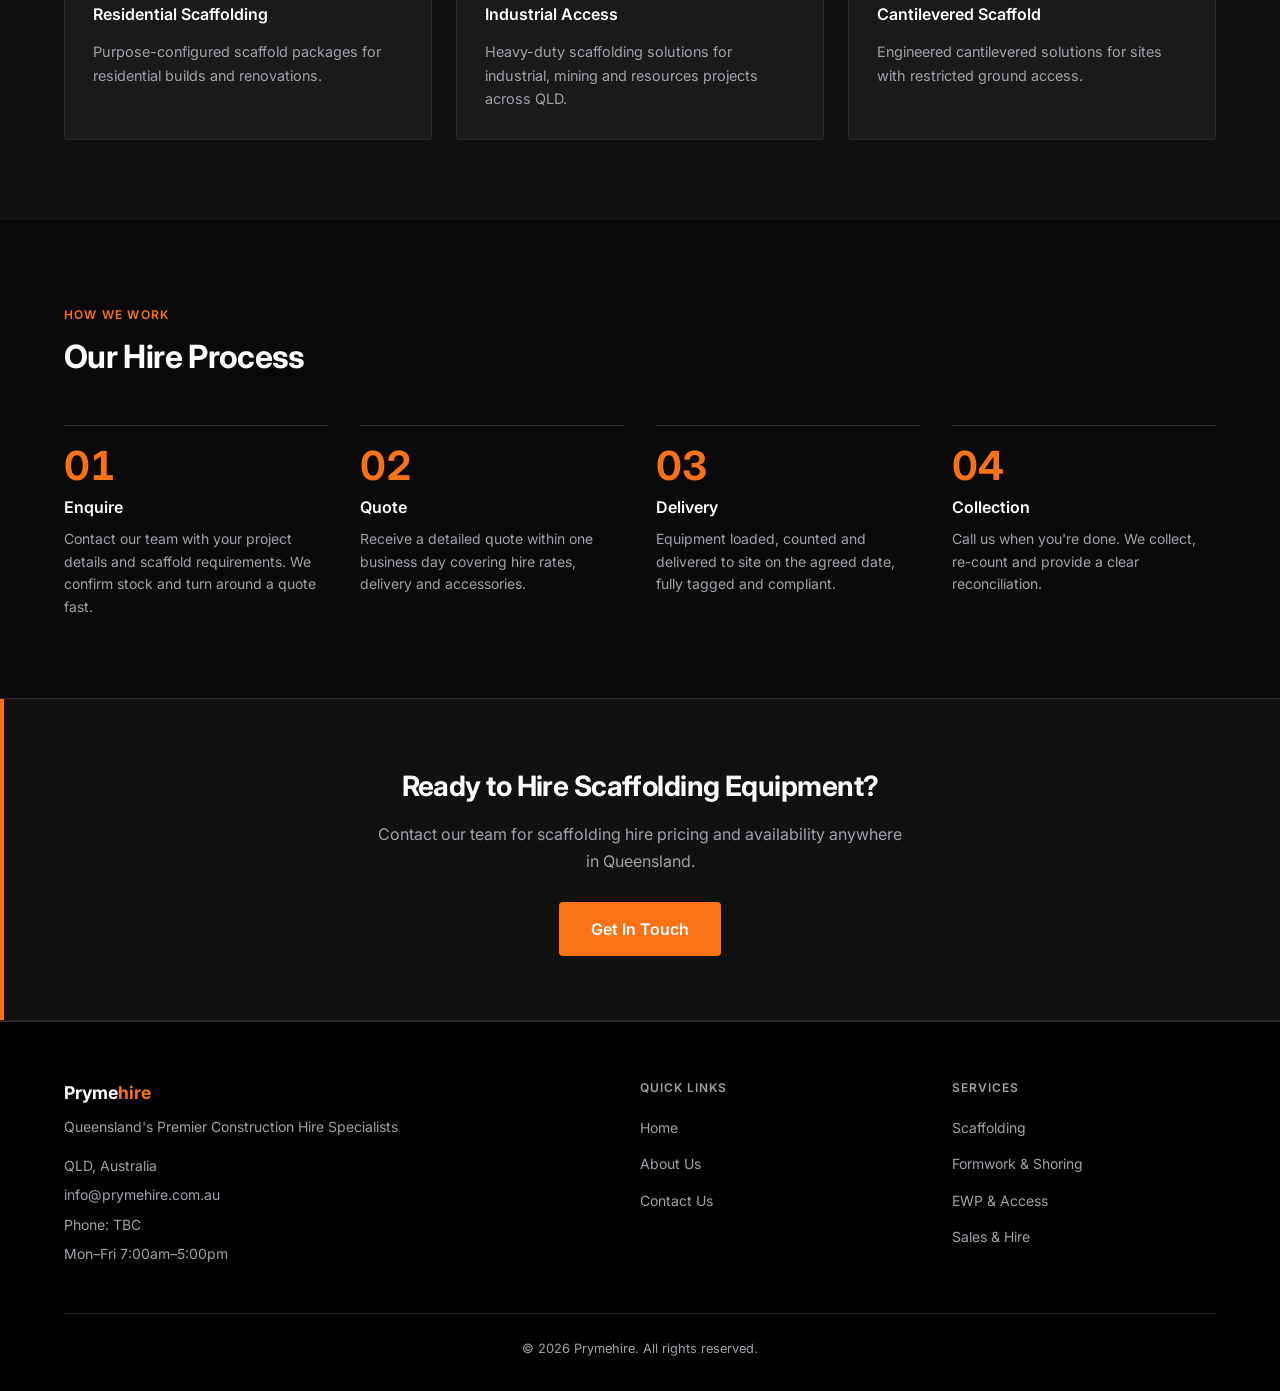
<file: services/scaffolding.html>
<!DOCTYPE html>
<html lang="en-AU">
<head>
  <meta charset="UTF-8">
  <meta name="viewport" content="width=device-width, initial-scale=1.0">
  <title>Scaffolding Hire QLD | Prymehire</title>
  <meta name="description" content="Kwikstage, modular system and stairway tower scaffolding hire with fast delivery across Queensland, tagged to AS/NZS standards.">
  <meta name="author" content="Prymehire">
  <meta property="og:title" content="Scaffolding Hire QLD | Prymehire">
  <meta property="og:description" content="Kwikstage, modular system and stairway tower scaffolding hire with fast delivery across Queensland, tagged to AS/NZS standards.">
  <meta property="og:type" content="website">
  <link rel="icon" href="data:image/svg+xml,%3Csvg xmlns='http://www.w3.org/2000/svg' viewBox='0 0 32 32'%3E%3Crect width='32' height='32' rx='6' fill='%23F97316'/%3E%3Ctext x='16' y='23' font-family='Arial,Helvetica,sans-serif' font-size='20' font-weight='700' fill='white' text-anchor='middle'%3EP%3C/text%3E%3C/svg%3E">
  <link rel="stylesheet" href="../assets/css/style.css">
</head>
<body>
  <nav class="navbar" aria-label="Main">
    <div class="container navbar-inner">
      <a href="../index.html" class="navbar-brand">Pryme<span>hire</span></a>
      <ul class="navbar-links">
        <li><a href="../index.html">Home</a></li>
        <li><a href="../about.html">About Us</a></li>
        <li class="navbar-dropdown">
          <a href="#" aria-haspopup="true">Services ▾</a>
          <ul class="navbar-dropdown-menu">
            <li><a href="scaffolding.html">Scaffolding</a></li>
            <li><a href="formwork.html">Formwork &amp; Shoring</a></li>
            <li><a href="ewp.html">EWP &amp; Access</a></li>
          </ul>
        </li>
        <li><a href="../sales-hire.html">Sales &amp; Hire</a></li>
        <li><a href="../contact.html">Contact Us</a></li>
      </ul>
      <a href="../contact.html" class="btn btn-primary navbar-cta">Get a Quote</a>
      <button class="navbar-hamburger" aria-label="Open menu" aria-expanded="false" aria-controls="mobile-menu"><span></span><span></span><span></span></button>
    </div>
    <div class="navbar-mobile" id="mobile-menu">
      <a href="../index.html">Home</a>
      <a href="../about.html">About Us</a>
      <a href="scaffolding.html" class="navbar-mobile-sub">Scaffolding</a>
      <a href="formwork.html" class="navbar-mobile-sub">Formwork &amp; Shoring</a>
      <a href="ewp.html" class="navbar-mobile-sub">EWP &amp; Access</a>
      <a href="../sales-hire.html">Sales &amp; Hire</a>
      <a href="../contact.html">Contact Us</a>
      <a href="../contact.html" class="btn btn-primary">Get a Quote</a>
    </div>
  </nav>

  <main>
    <section class="page-hero">
      <img src="../assets/images/scaffolding.jpg" alt="" class="page-hero-bg" onerror="this.style.opacity='0'">
      <div class="page-hero-overlay"></div>
      <div class="container page-hero-content">
        <nav class="breadcrumb" aria-label="Breadcrumb"><a href="../index.html">Home</a><span class="sep">/</span>Services<span class="sep">/</span>Scaffolding</nav>
        <h1>Scaffolding</h1>
      </div>
    </section>

    <section>
      <div class="container grid-2-col">
        <img src="../assets/images/scaffolding.jpg" alt="Kwikstage scaffolding erected on a Queensland building site" class="media-img" loading="lazy" onerror="this.style.opacity='0'">
        <div class="prose">
          <span class="section-label">Our Expertise</span>
          <h2 class="section-heading">Scaffolding Hire for Every Project</h2>
          <p>Prymehire maintains a large stock of scaffolding systems available for rapid hire to project sites across Queensland. Whether you need a simple residential access scaffold or a complex industrial structure, our team has the equipment and expertise to keep your project moving.</p>
          <p>We stock industry-leading Kwikstage and modular system scaffolding in large quantities — deployable fast, maintained to standard, and supported by a team that knows how it goes up. One call gets you a quote. One delivery gets you on site.</p>
          <ul class="checklist">
            <li>Large scaffold inventory for immediate hire</li>
            <li>Fast delivery across QLD</li>
            <li>Experienced scaffolding support team</li>
            <li>All equipment tagged to AS/NZS standards</li>
          </ul>
          <a href="../contact.html" class="btn btn-outline">Enquire Now →</a>
        </div>
      </div>
    </section>

    <section class="section-dark">
      <div class="container">
        <div class="section-center section-header">
          <span class="section-label">Capabilities</span>
          <h2 class="section-heading">Scaffolding Systems We Supply</h2>
        </div>
        <div class="grid-3">
          <article class="card card-accent"><div class="card-icon"><svg viewBox="0 0 24 24" fill="none" stroke="currentColor" stroke-width="1.75" stroke-linecap="round" stroke-linejoin="round" aria-hidden="true"><rect x="4" y="2" width="16" height="20" rx="1"/><path d="M9 22v-4h6v4M8 6h.01M12 6h.01M16 6h.01M8 10h.01M12 10h.01M16 10h.01M8 14h.01M12 14h.01M16 14h.01"/></svg></div><h3 class="card-title">Kwikstage Scaffolding</h3><p class="card-body">Versatile modular system for residential, commercial and industrial access applications.</p></article>
          <article class="card card-accent"><div class="card-icon"><svg viewBox="0 0 24 24" fill="none" stroke="currentColor" stroke-width="1.75" stroke-linecap="round" stroke-linejoin="round" aria-hidden="true"><rect x="3" y="3" width="18" height="18" rx="1"/><path d="M3 9h18M3 15h18M9 3v18M15 3v18"/></svg></div><h3 class="card-title">Modular System Scaffold</h3><p class="card-body">High-load modular systems for complex structures, facades and industrial plants.</p></article>
          <article class="card card-accent"><div class="card-icon"><svg viewBox="0 0 24 24" fill="none" stroke="currentColor" stroke-width="1.75" stroke-linecap="round" stroke-linejoin="round" aria-hidden="true"><path d="M3 21h4v-4h4v-4h4V9h4V5h2"/><path d="M3 21h18"/></svg></div><h3 class="card-title">Stairway Towers</h3><p class="card-body">Safe, compliant stairway access towers for multi-level construction and maintenance.</p></article>
          <article class="card card-accent"><div class="card-icon"><svg viewBox="0 0 24 24" fill="none" stroke="currentColor" stroke-width="1.75" stroke-linecap="round" stroke-linejoin="round" aria-hidden="true"><path d="m3 10 9-7 9 7v10a2 2 0 0 1-2 2H5a2 2 0 0 1-2-2z"/><path d="M9 22V12h6v10"/></svg></div><h3 class="card-title">Residential Scaffolding</h3><p class="card-body">Purpose-configured scaffold packages for residential builds and renovations.</p></article>
          <article class="card card-accent"><div class="card-icon"><svg viewBox="0 0 24 24" fill="none" stroke="currentColor" stroke-width="1.75" stroke-linecap="round" stroke-linejoin="round" aria-hidden="true"><path d="M2 20V8l6 4V8l6 4V4h8v16z"/><path d="M2 20h20M17 16h1M12 16h1M7 16h1"/></svg></div><h3 class="card-title">Industrial Access</h3><p class="card-body">Heavy-duty scaffolding solutions for industrial, mining and resources projects across QLD.</p></article>
          <article class="card card-accent"><div class="card-icon"><svg viewBox="0 0 24 24" fill="none" stroke="currentColor" stroke-width="1.75" stroke-linecap="round" stroke-linejoin="round" aria-hidden="true"><path d="m12 2 10 5-10 5L2 7z"/><path d="m2 17 10 5 10-5M2 12l10 5 10-5"/></svg></div><h3 class="card-title">Cantilevered Scaffold</h3><p class="card-body">Engineered cantilevered solutions for sites with restricted ground access.</p></article>
        </div>
      </div>
    </section>

    <section>
      <div class="container">
        <div class="section-header">
          <span class="section-label">How We Work</span>
          <h2 class="section-heading">Our Hire Process</h2>
        </div>
        <ol class="process-steps">
          <li class="step"><span class="step-num">01</span><h3 class="step-title">Enquire</h3><p class="step-body">Contact our team with your project details and scaffold requirements. We confirm stock and turn around a quote fast.</p></li>
          <li class="step"><span class="step-num">02</span><h3 class="step-title">Quote</h3><p class="step-body">Receive a detailed quote within one business day covering hire rates, delivery and accessories.</p></li>
          <li class="step"><span class="step-num">03</span><h3 class="step-title">Delivery</h3><p class="step-body">Equipment loaded, counted and delivered to site on the agreed date, fully tagged and compliant.</p></li>
          <li class="step"><span class="step-num">04</span><h3 class="step-title">Collection</h3><p class="step-body">Call us when you're done. We collect, re-count and provide a clear reconciliation.</p></li>
        </ol>
      </div>
    </section>

    <section class="cta-banner">
      <div class="container">
        <h2>Ready to Hire Scaffolding Equipment?</h2>
        <p>Contact our team for scaffolding hire pricing and availability anywhere in Queensland.</p>
        <a href="../contact.html" class="btn btn-primary btn-lg">Get In Touch</a>
      </div>
    </section>
  </main>

  <footer class="footer">
    <div class="container">
      <div class="footer-grid">
        <div>
          <p class="footer-brand">Pryme<span>hire</span></p>
          <p class="footer-tagline">Queensland's Premier Construction Hire Specialists</p>
          <div class="footer-contact">
            <span>QLD, Australia</span>
            <span>info@prymehire.com.au</span>
            <span>Phone: TBC</span>
            <span>Mon–Fri 7:00am–5:00pm</span>
          </div>
        </div>
        <div>
          <p class="footer-heading">Quick Links</p>
          <ul class="footer-links">
            <li><a href="../index.html">Home</a></li>
            <li><a href="../about.html">About Us</a></li>
            <li><a href="../contact.html">Contact Us</a></li>
          </ul>
        </div>
        <div>
          <p class="footer-heading">Services</p>
          <ul class="footer-links">
            <li><a href="scaffolding.html">Scaffolding</a></li>
            <li><a href="formwork.html">Formwork &amp; Shoring</a></li>
            <li><a href="ewp.html">EWP &amp; Access</a></li>
            <li><a href="../sales-hire.html">Sales &amp; Hire</a></li>
          </ul>
        </div>
      </div>
      <div class="footer-bottom">© <span class="footer-year">2026</span> Prymehire. All rights reserved.</div>
    </div>
  </footer>

  <script src="../assets/js/main.js"></script>
</body>
</html>
</file>
<file: assets/css/style.css>
@import url('https://fonts.googleapis.com/css2?family=Inter:wght@400;500;600;700&display=swap');

/* ==========================================================================
   Tokens
   ========================================================================== */
:root {
  --bg: #0A0A0A;
  --bg-surface: #111111;
  --bg-card: #1A1A1A;
  --border: #2A2A2A;
  --fg: #E4E4E7;
  --fg-muted: #A1A1AA; /* zinc-400: keeps body copy readable on dark backgrounds */
  --accent: #F97316;
  --accent-dark: #EA6C0A;
  --white: #FFFFFF;
  --radius: 4px;
  --max-w: 1200px;
  --nav-h: 64px;
}

/* ==========================================================================
   Reset + base
   ========================================================================== */
*, *::before, *::after { box-sizing: border-box; margin: 0; padding: 0; }
html { scroll-behavior: smooth; scroll-padding-top: var(--nav-h); }
body {
  background: var(--bg);
  color: var(--fg);
  font-family: 'Inter', -apple-system, BlinkMacSystemFont, 'Segoe UI', sans-serif;
  font-size: 16px;
  line-height: 1.65;
  padding-top: var(--nav-h);
  -webkit-font-smoothing: antialiased;
}
img { max-width: 100%; display: block; }
a { color: inherit; text-decoration: none; }
ul, ol { list-style: none; }
button { font: inherit; }
[hidden] { display: none !important; }

:focus-visible { outline: 2px solid var(--accent); outline-offset: 3px; }

@media (prefers-reduced-motion: reduce) {
  html { scroll-behavior: auto; }
  *, *::before, *::after { transition: none !important; animation: none !important; }
}

.container { max-width: var(--max-w); margin: 0 auto; padding-inline: 24px; }

/* ==========================================================================
   Buttons
   ========================================================================== */
.btn {
  display: inline-flex;
  align-items: center;
  gap: 8px;
  padding: 12px 24px;
  border-radius: var(--radius);
  font-weight: 600;
  font-size: 0.9rem;
  cursor: pointer;
  transition: background-color 0.2s, border-color 0.2s, color 0.2s;
  border: none;
  text-decoration: none;
}
.btn-primary { background: var(--accent); color: var(--white); }
.btn-primary:hover { background: var(--accent-dark); }
.btn-outline { background: transparent; color: var(--white); border: 1.5px solid rgba(255, 255, 255, 0.3); }
.btn-outline:hover { border-color: var(--accent); color: var(--accent); }
.btn-lg { padding: 14px 32px; font-size: 1rem; }
.btn-block { width: 100%; justify-content: center; }

/* ==========================================================================
   Navbar
   ========================================================================== */
.navbar {
  position: fixed;
  top: 0;
  left: 0;
  width: 100%;
  z-index: 100;
  background: rgba(10, 10, 10, 0.95);
  backdrop-filter: blur(8px);
  -webkit-backdrop-filter: blur(8px);
  border-bottom: 1px solid var(--border);
  transition: box-shadow 0.2s;
}
.navbar.scrolled { box-shadow: 0 4px 20px rgba(0, 0, 0, 0.5); }

.navbar-inner {
  display: flex;
  justify-content: space-between;
  align-items: center;
  gap: 24px;
  height: var(--nav-h);
}
.navbar-brand { font-weight: 700; font-size: 1.25rem; color: var(--white); letter-spacing: -0.02em; }
.navbar-brand span { color: var(--accent); }

.navbar-links { display: flex; align-items: center; gap: 32px; list-style: none; }
.navbar-links a { color: var(--fg-muted); font-size: 0.9rem; transition: color 0.2s; }
.navbar-links a:hover,
.navbar-links a.active { color: var(--white); }

.navbar-dropdown { position: relative; }
.navbar-dropdown-menu {
  position: absolute;
  top: 100%;
  left: 0;
  background: var(--bg-surface);
  border: 1px solid var(--border);
  border-radius: var(--radius);
  padding: 8px 0;
  min-width: 200px;
  display: none;
  flex-direction: column;
}
/* Invisible bridge so the menu doesn't close while the pointer crosses the gap */
.navbar-dropdown::after { content: ''; position: absolute; top: 100%; left: 0; right: 0; height: 12px; }
.navbar-dropdown-menu { margin-top: 12px; }
.navbar-dropdown:hover .navbar-dropdown-menu,
.navbar-dropdown:focus-within .navbar-dropdown-menu { display: flex; }
.navbar-dropdown-menu a { display: block; padding: 10px 16px; font-size: 0.875rem; color: var(--fg-muted); }
.navbar-dropdown-menu a:hover { color: var(--white); background: var(--bg-card); }

.navbar-cta { padding: 8px 18px; }

.navbar-hamburger {
  display: none;
  flex-direction: column;
  gap: 5px;
  cursor: pointer;
  background: none;
  border: none;
  padding: 4px;
}
.navbar-hamburger span { display: block; width: 22px; height: 2px; background: var(--white); border-radius: 2px; transition: transform 0.3s, opacity 0.3s; }
.navbar-hamburger[aria-expanded="true"] span:nth-child(1) { transform: translateY(7px) rotate(45deg); }
.navbar-hamburger[aria-expanded="true"] span:nth-child(2) { opacity: 0; }
.navbar-hamburger[aria-expanded="true"] span:nth-child(3) { transform: translateY(-7px) rotate(-45deg); }

.navbar-mobile {
  display: none;
  flex-direction: column;
  background: var(--bg-surface);
  border-top: 1px solid var(--border);
  padding: 16px 24px;
  gap: 4px;
}
.navbar-mobile.open { display: flex; }
.navbar-mobile a { padding: 10px 0; border-bottom: 1px solid var(--border); color: var(--fg-muted); }
.navbar-mobile a.active { color: var(--white); }
.navbar-mobile-sub { padding-left: 16px; font-size: 0.925rem; }
.navbar-mobile .btn-primary { margin-top: 12px; width: 100%; justify-content: center; border-bottom: none; color: var(--white); padding: 12px 24px; }

/* ==========================================================================
   Home hero
   ========================================================================== */
.hero {
  position: relative;
  min-height: calc(100vh - var(--nav-h));
  min-height: calc(100svh - var(--nav-h));
  display: flex;
  align-items: center;
  overflow: hidden;
  background-color: var(--bg-surface);
}
.hero-bg {
  position: absolute;
  inset: 0;
  background-color: var(--bg-surface);
  background-image: url('../images/hero.jpg');
  background-size: cover;
  background-position: center;
  z-index: 0;
}
.hero-overlay {
  position: absolute;
  inset: 0;
  background: linear-gradient(90deg, rgba(0, 0, 0, 0.85) 0%, rgba(0, 0, 0, 0.6) 60%, rgba(0, 0, 0, 0.45) 100%);
  z-index: 1;
}
.hero-content { position: relative; z-index: 2; padding-block: 96px; width: 100%; }
.hero-content .badge { margin-bottom: 24px; }
.hero h1 {
  color: var(--white);
  font-size: clamp(2.4rem, 6vw, 4rem);
  font-weight: 700;
  line-height: 1.08;
  letter-spacing: -0.03em;
  margin-bottom: 20px;
  text-wrap: balance;
}
.hero p { color: var(--fg); font-size: 1.1rem; max-width: 600px; margin-bottom: 36px; }
.hero-actions { display: flex; flex-wrap: wrap; gap: 16px; }
.hero-scroll {
  position: absolute;
  bottom: 28px;
  left: 50%;
  transform: translateX(-50%);
  z-index: 2;
  color: rgba(255, 255, 255, 0.6);
  width: 40px;
  height: 40px;
  display: flex;
  align-items: center;
  justify-content: center;
  transition: color 0.2s;
}
.hero-scroll:hover { color: var(--accent); }
.hero-scroll svg { width: 28px; height: 28px; }

/* ==========================================================================
   Page hero (inner pages)
   ========================================================================== */
.page-hero { position: relative; overflow: hidden; height: 280px; padding-block: 0; background-color: var(--bg-surface); }
.page-hero-bg { position: absolute; inset: 0; width: 100%; height: 100%; object-fit: cover; z-index: 0; }
.page-hero-overlay { position: absolute; inset: 0; background: rgba(0, 0, 0, 0.65); z-index: 1; }
.page-hero-content {
  position: relative;
  z-index: 2;
  height: 100%;
  display: flex;
  flex-direction: column;
  justify-content: center;
  padding-block: 40px;
}
.breadcrumb { font-size: 0.8rem; color: rgba(255, 255, 255, 0.6); margin-bottom: 8px; }
.breadcrumb a { color: rgba(255, 255, 255, 0.6); transition: color 0.2s; }
.breadcrumb a:hover { color: var(--white); }
.breadcrumb .sep { margin-inline: 6px; }
.page-hero h1 { color: var(--white); font-size: 2.5rem; font-weight: 700; line-height: 1.2; letter-spacing: -0.02em; }

/* ==========================================================================
   Sections
   ========================================================================== */
section { padding-block: 80px; }
.section-dark { background: var(--bg-surface); }
.section-label {
  display: inline-block;
  font-size: 0.75rem;
  font-weight: 600;
  letter-spacing: 0.1em;
  text-transform: uppercase;
  color: var(--accent);
  margin-bottom: 12px;
}
.section-heading {
  font-size: 2rem;
  font-weight: 700;
  color: var(--white);
  line-height: 1.25;
  letter-spacing: -0.02em;
  margin-bottom: 16px;
  text-wrap: balance;
}
.section-body { color: var(--fg-muted); font-size: 1rem; max-width: 600px; line-height: 1.7; margin-bottom: 32px; }
.section-center { text-align: center; }
.section-center .section-body { margin-inline: auto; }
.section-header { margin-bottom: 48px; }
.section-header .section-body { margin-bottom: 0; }

.prose p { color: var(--fg-muted); margin-bottom: 16px; }
.prose .checklist { margin-block: 24px 32px; }

.media-img { width: 100%; aspect-ratio: 4 / 3; object-fit: cover; border-radius: 8px; background-color: var(--bg-card); border: 1px solid var(--border); }

/* ==========================================================================
   Grids
   ========================================================================== */
.grid-3 { display: grid; grid-template-columns: repeat(3, 1fr); gap: 24px; }
.grid-2 { display: grid; grid-template-columns: repeat(2, 1fr); gap: 48px; }
.grid-2-col { display: grid; grid-template-columns: 1fr 1fr; gap: 64px; align-items: center; }
.grid-4 { display: grid; grid-template-columns: repeat(2, 1fr); gap: 24px; }
.grid-3 > *, .grid-2 > *, .grid-2-col > *, .grid-4 > * { min-width: 0; }

/* ==========================================================================
   Cards
   ========================================================================== */
.card {
  background: var(--bg-card);
  border: 1px solid var(--border);
  border-radius: var(--radius);
  padding: 28px;
  display: flex;
  flex-direction: column;
  gap: 12px;
  text-align: left;
}
.card-icon { width: 40px; height: 40px; color: var(--accent); margin-bottom: 4px; flex-shrink: 0; }
.card-icon svg { width: 100%; height: 100%; }
.card-title { font-size: 1rem; font-weight: 600; color: var(--white); }
.card-body { font-size: 0.9rem; color: var(--fg-muted); line-height: 1.65; flex: 1; }
.card-link {
  font-size: 0.875rem;
  font-weight: 500;
  color: var(--accent);
  display: inline-flex;
  align-items: center;
  gap: 4px;
  margin-top: auto;
  transition: gap 0.2s;
}
.card-link:hover { gap: 8px; }
.card-accent { border-top: 3px solid var(--accent); }
.card-head { display: flex; justify-content: space-between; align-items: flex-start; gap: 12px; flex-wrap: wrap; }
.card-head .card-title { font-size: 1.15rem; }

/* ==========================================================================
   Checklist
   ========================================================================== */
.checklist { list-style: none; display: flex; flex-direction: column; gap: 10px; }
.checklist li { display: flex; align-items: flex-start; gap: 10px; font-size: 0.95rem; color: var(--fg-muted); }
.checklist li::before {
  content: '';
  width: 18px;
  height: 18px;
  flex-shrink: 0;
  margin-top: 3px;
  background-image: url("data:image/svg+xml,%3Csvg xmlns='http://www.w3.org/2000/svg' viewBox='0 0 24 24' fill='none' stroke='%23F97316' stroke-width='2' stroke-linecap='round' stroke-linejoin='round'%3E%3Ccircle cx='12' cy='12' r='10'/%3E%3Cpath d='m8 12 3 3 5-6'/%3E%3C/svg%3E");
  background-size: contain;
  background-repeat: no-repeat;
}

/* ==========================================================================
   Stat row
   ========================================================================== */
.stat-row { display: flex; gap: 48px; flex-wrap: wrap; justify-content: center; align-items: center; padding: 40px 0; }
.stat-item { display: flex; align-items: center; gap: 12px; }
.stat-icon { width: 32px; height: 32px; color: var(--accent); flex-shrink: 0; }
.stat-icon svg { width: 100%; height: 100%; }
.stat-label { font-size: 0.95rem; font-weight: 600; color: var(--white); }

/* ==========================================================================
   Process steps
   ========================================================================== */
.process-steps { display: grid; grid-template-columns: repeat(4, 1fr); gap: 32px; }
.step { display: flex; flex-direction: column; gap: 8px; padding-top: 20px; border-top: 1px solid var(--border); }
.step-num { font-size: 2.5rem; font-weight: 700; color: var(--accent); line-height: 1; font-variant-numeric: tabular-nums; }
.step-title { font-size: 1rem; font-weight: 600; color: var(--white); }
.step-body { font-size: 0.875rem; color: var(--fg-muted); line-height: 1.6; }

/* ==========================================================================
   CTA banner
   ========================================================================== */
.cta-banner {
  background: var(--bg-surface);
  border-top: 1px solid var(--border);
  border-bottom: 1px solid var(--border);
  padding-block: 64px;
  text-align: center;
  box-shadow: inset 4px 0 0 var(--accent);
}
.cta-banner h2 { font-size: 1.75rem; color: var(--white); margin-bottom: 12px; letter-spacing: -0.02em; text-wrap: balance; }
.cta-banner p { color: var(--fg-muted); margin-bottom: 28px; max-width: 540px; margin-inline: auto; }
.cta-banner .cta-phone { font-size: 1.5rem; font-weight: 700; color: var(--white); margin-top: 8px; }

/* ==========================================================================
   Contact details
   ========================================================================== */
.contact-details { display: flex; flex-direction: column; gap: 20px; margin-top: 8px; }
.contact-row { display: flex; align-items: flex-start; gap: 14px; }
.contact-row svg { width: 22px; height: 22px; color: var(--accent); flex-shrink: 0; margin-top: 2px; }
.contact-row strong { display: block; color: var(--white); font-weight: 500; }
.contact-row small { display: block; color: var(--fg-muted); font-size: 0.85rem; }
.form-card { background: var(--bg-card); border: 1px solid var(--border); border-radius: var(--radius); padding: 32px; }
.form-card h3 { color: var(--white); font-size: 1.25rem; margin-bottom: 20px; }

/* ==========================================================================
   Footer
   ========================================================================== */
.footer { background: #000; border-top: 1px solid var(--border); padding-block: 56px 32px; }
.footer-grid { display: grid; grid-template-columns: 2fr 1fr 1fr; gap: 48px; }
.footer-brand { font-size: 1.1rem; font-weight: 700; color: var(--white); margin-bottom: 8px; }
.footer-brand span { color: var(--accent); }
.footer-tagline { font-size: 0.875rem; color: var(--fg-muted); margin-bottom: 16px; }
.footer-contact { font-size: 0.875rem; color: var(--fg-muted); display: flex; flex-direction: column; gap: 6px; }
.footer-heading { font-size: 0.75rem; font-weight: 600; letter-spacing: 0.08em; text-transform: uppercase; color: var(--fg-muted); margin-bottom: 16px; }
.footer-links { list-style: none; display: flex; flex-direction: column; gap: 10px; }
.footer-links a { font-size: 0.875rem; color: var(--fg-muted); transition: color 0.2s; }
.footer-links a:hover { color: var(--white); }
.footer-bottom {
  margin-top: 48px;
  padding-top: 24px;
  border-top: 1px solid var(--border);
  text-align: center;
  font-size: 0.8rem;
  color: var(--fg-muted);
}

/* ==========================================================================
   Forms
   ========================================================================== */
.form { display: flex; flex-direction: column; gap: 20px; }
.form-row { display: grid; grid-template-columns: 1fr 1fr; gap: 20px; }
.form-group { display: flex; flex-direction: column; gap: 6px; min-width: 0; }
.form-group label { font-size: 0.85rem; font-weight: 500; color: var(--fg); }
.form-group label .req { color: var(--accent); }
.form-group input,
.form-group textarea,
.form-group select {
  width: 100%;
  background: var(--bg);
  border: 1px solid var(--border);
  border-radius: var(--radius);
  padding: 10px 14px;
  color: var(--fg);
  font-size: 0.9rem;
  font-family: inherit;
  outline: none;
  transition: border-color 0.2s;
}
.form-group select { color-scheme: dark; }
.form-group input:focus,
.form-group textarea:focus,
.form-group select:focus { border-color: var(--accent); }
.form-group input::placeholder,
.form-group textarea::placeholder { color: #71717A; }
.form-group textarea { resize: vertical; min-height: 120px; }
.form-error { font-size: 0.8rem; color: #f87171; display: none; }
.form-group.has-error .form-error { display: block; }
.form-group.has-error input,
.form-group.has-error textarea,
.form-group.has-error select { border-color: #f87171; }
.form-success {
  background: rgba(34, 197, 94, 0.1);
  border: 1px solid rgba(34, 197, 94, 0.3);
  border-radius: var(--radius);
  padding: 20px;
  color: #86efac;
  display: none;
}
.form-success.show { display: block; }

/* ==========================================================================
   Badge
   ========================================================================== */
.badge {
  display: inline-flex;
  align-items: center;
  padding: 4px 12px;
  border-radius: 999px;
  font-size: 0.75rem;
  font-weight: 600;
  letter-spacing: 0.03em;
}
.badge-outline { border: 1.5px solid var(--accent); color: var(--accent); background: transparent; }

/* ==========================================================================
   Responsive
   ========================================================================== */
@media (max-width: 1024px) {
  .process-steps { grid-template-columns: repeat(2, 1fr); }
  .navbar-links { gap: 22px; }
}

@media (max-width: 900px) {
  .navbar-links,
  .navbar-cta { display: none; }
  .navbar-hamburger { display: flex; }
}

@media (max-width: 768px) {
  section { padding-block: 56px; }
  .grid-3,
  .grid-2,
  .grid-4 { grid-template-columns: 1fr; }
  .grid-2-col { grid-template-columns: 1fr; gap: 40px; }
  .grid-2 { gap: 40px; }
  .contact-form-col { order: -1; }
  .footer-grid { grid-template-columns: 1fr; gap: 32px; }
  .page-hero { height: 220px; }
  .page-hero h1 { font-size: 1.8rem; }
  .section-heading { font-size: 1.5rem; }
  .stat-row { gap: 24px; flex-direction: column; align-items: flex-start; width: fit-content; margin-inline: auto; }
  .form-row { grid-template-columns: 1fr; }
}

@media (max-width: 480px) {
  .container { padding-inline: 16px; }
  section { padding-block: 44px; }
  .process-steps { grid-template-columns: 1fr; }
  .hero-content { padding-block: 64px 96px; }
  .hero p { font-size: 1rem; }
  .hero-actions .btn { width: 100%; justify-content: center; }
  .page-hero h1 { font-size: 1.6rem; }
  .section-heading { font-size: 1.35rem; }
  .cta-banner { padding-block: 48px; }
  .cta-banner h2 { font-size: 1.4rem; }
  .card { padding: 22px; }
  .form-card { padding: 22px; }
}
</file>
